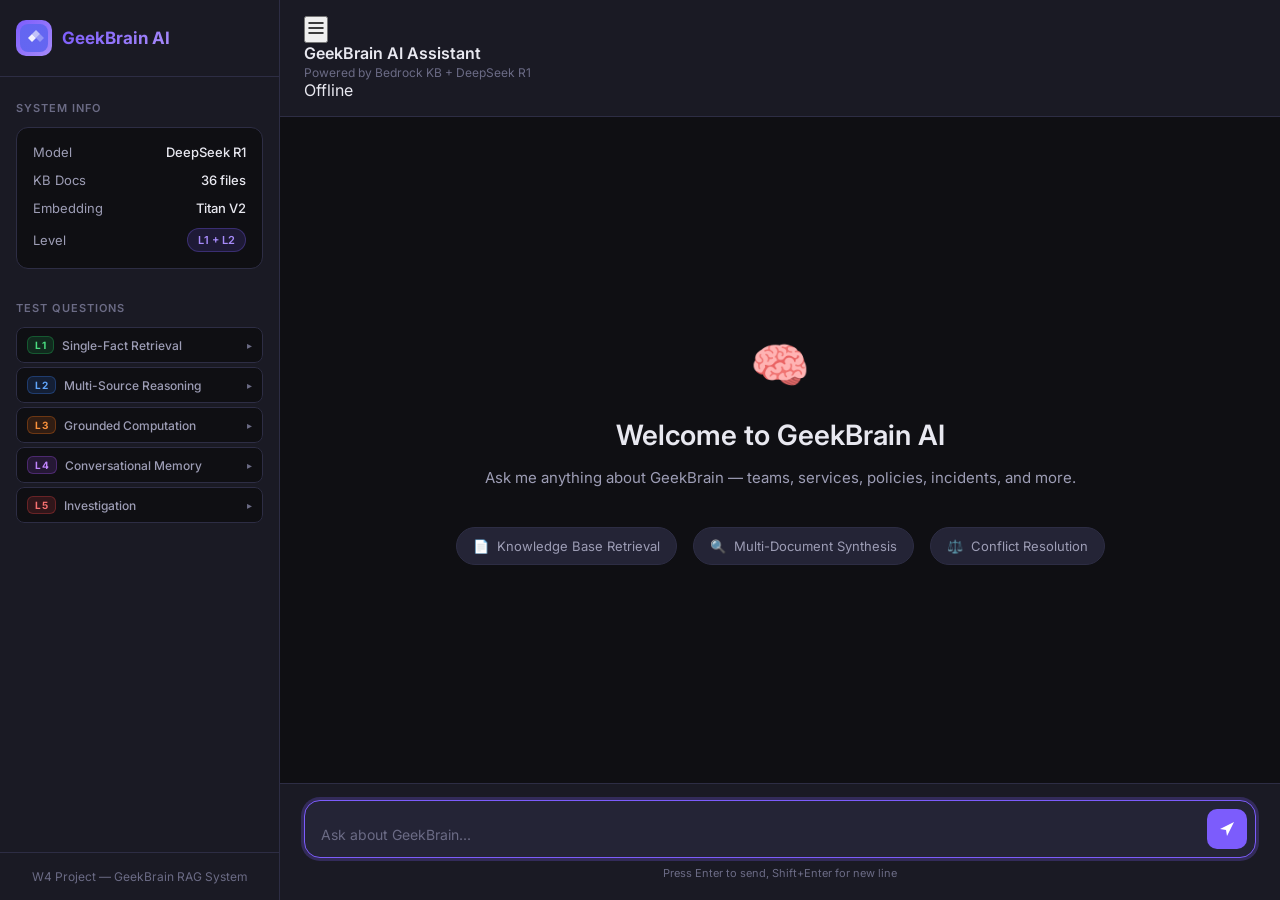
<file: frontend/index.html>
<!DOCTYPE html>
<html lang="en">
<head>
    <meta charset="UTF-8">
    <meta name="viewport" content="width=device-width, initial-scale=1.0">
    <title>GeekBrain AI Assistant</title>
    <meta name="description" content="GeekBrain AI-powered assistant for company knowledge queries">
    <link rel="preconnect" href="https://fonts.googleapis.com">
    <link rel="preconnect" href="https://fonts.gstatic.com" crossorigin>
    <link href="https://fonts.googleapis.com/css2?family=Inter:wght@300;400;500;600;700&display=swap" rel="stylesheet">
    <link rel="stylesheet" href="style.css">
<script>window.GEEKBRAIN_API_URL='https://5eqgkyv8n8.execute-api.us-east-1.amazonaws.com/prod';</script></head>
<body>
    <div class="app">
        <!-- Sidebar -->
        <aside class="sidebar" id="sidebar">
            <div class="sidebar-header">
                <div class="logo">
                    <div class="logo-icon">
                        <svg width="28" height="28" viewBox="0 0 28 28" fill="none">
                            <rect width="28" height="28" rx="8" fill="url(#logo-grad)"/>
                            <path d="M8 14L12 10L16 14L12 18Z" fill="white" opacity="0.9"/>
                            <path d="M12 10L16 6L20 10L16 14Z" fill="white" opacity="0.6"/>
                            <path d="M16 14L20 10L24 14L20 18Z" fill="white" opacity="0.3"/>
                            <defs><linearGradient id="logo-grad" x1="0" y1="0" x2="28" y2="28"><stop stop-color="#6366f1"/><stop offset="1" stop-color="#8b5cf6"/></linearGradient></defs>
                        </svg>
                    </div>
                    <span class="logo-text">GeekBrain AI</span>
                </div>
            </div>
            <div class="sidebar-content">
                <div class="info-section">
                    <h3 class="info-title">System Info</h3>
                    <div class="info-card">
                        <div class="info-row"><span class="info-label">Model</span><span class="info-value">DeepSeek R1</span></div>
                        <div class="info-row"><span class="info-label">KB Docs</span><span class="info-value">36 files</span></div>
                        <div class="info-row"><span class="info-label">Embedding</span><span class="info-value">Titan V2</span></div>
                        <div class="info-row"><span class="info-label">Level</span><span class="info-value" id="level-badge">L1 + L2</span></div>
                    </div>
                </div>
                <div class="info-section">
                    <h3 class="info-title">Test Questions</h3>
                    <div class="question-levels" id="question-levels">
                        <!-- L1 -->
                        <div class="level-group" data-level="1">
                            <button class="level-header" data-level="1">
                                <span class="level-badge l1">L1</span>
                                <span class="level-name">Single-Fact Retrieval</span>
                                <span class="level-chevron">▸</span>
                            </button>
                            <div class="level-questions" id="level-1-questions"></div>
                        </div>
                        <!-- L2 -->
                        <div class="level-group" data-level="2">
                            <button class="level-header" data-level="2">
                                <span class="level-badge l2">L2</span>
                                <span class="level-name">Multi-Source Reasoning</span>
                                <span class="level-chevron">▸</span>
                            </button>
                            <div class="level-questions" id="level-2-questions"></div>
                        </div>
                        <!-- L3 -->
                        <div class="level-group" data-level="3">
                            <button class="level-header" data-level="3">
                                <span class="level-badge l3">L3</span>
                                <span class="level-name">Grounded Computation</span>
                                <span class="level-chevron">▸</span>
                            </button>
                            <div class="level-questions" id="level-3-questions"></div>
                        </div>
                        <!-- L4 -->
                        <div class="level-group" data-level="4">
                            <button class="level-header" data-level="4">
                                <span class="level-badge l4">L4</span>
                                <span class="level-name">Conversational Memory</span>
                                <span class="level-chevron">▸</span>
                            </button>
                            <div class="level-questions" id="level-4-questions"></div>
                        </div>
                        <!-- L5 -->
                        <div class="level-group" data-level="5">
                            <button class="level-header" data-level="5">
                                <span class="level-badge l5">L5</span>
                                <span class="level-name">Investigation</span>
                                <span class="level-chevron">▸</span>
                            </button>
                            <div class="level-questions" id="level-5-questions"></div>
                        </div>
                    </div>
                </div>
            </div>
            <div class="sidebar-footer">
                <p class="footer-text">W4 Project — GeekBrain RAG System</p>
            </div>
        </aside>

        <!-- Main Chat Area -->
        <main class="chat-main">
            <header class="chat-header">
                <button class="menu-toggle" id="menu-toggle" aria-label="Toggle sidebar">
                    <svg width="20" height="20" viewBox="0 0 20 20" fill="currentColor"><path d="M3 5h14M3 10h14M3 15h14" stroke="currentColor" stroke-width="1.5" stroke-linecap="round"/></svg>
                </button>
                <div class="header-info">
                    <h1 class="header-title">GeekBrain AI Assistant</h1>
                    <p class="header-subtitle">Powered by Bedrock KB + DeepSeek R1</p>
                </div>
                <div class="header-status">
                    <span class="status-dot" id="status-dot"></span>
                    <span class="status-text" id="status-text">Ready</span>
                </div>
            </header>

            <div class="chat-messages" id="chat-messages">
                <div class="welcome-message">
                    <div class="welcome-icon">🧠</div>
                    <h2>Welcome to GeekBrain AI</h2>
                    <p>Ask me anything about GeekBrain — teams, services, policies, incidents, and more.</p>
                    <div class="welcome-capabilities">
                        <div class="capability">
                            <span class="capability-icon">📄</span>
                            <span>Knowledge Base Retrieval</span>
                        </div>
                        <div class="capability">
                            <span class="capability-icon">🔍</span>
                            <span>Multi-Document Synthesis</span>
                        </div>
                        <div class="capability">
                            <span class="capability-icon">⚖️</span>
                            <span>Conflict Resolution</span>
                        </div>
                    </div>
                </div>
            </div>

            <div class="input-area">
                <form class="chat-form" id="chat-form">
                    <div class="input-container">
                        <textarea
                            id="chat-input"
                            class="chat-input"
                            placeholder="Ask about GeekBrain..."
                            rows="1"
                            maxlength="2000"
                            aria-label="Chat input"
                        ></textarea>
                        <button type="submit" class="send-btn" id="send-btn" aria-label="Send message">
                            <svg width="20" height="20" viewBox="0 0 20 20" fill="none">
                                <path d="M3 10L17 3L10 17L9 11L3 10Z" fill="currentColor"/>
                            </svg>
                        </button>
                    </div>
                    <p class="input-hint">Press Enter to send, Shift+Enter for new line</p>
                </form>
            </div>
        </main>
    </div>
    <script src="app.js"></script>
</body>
</html>
</file>
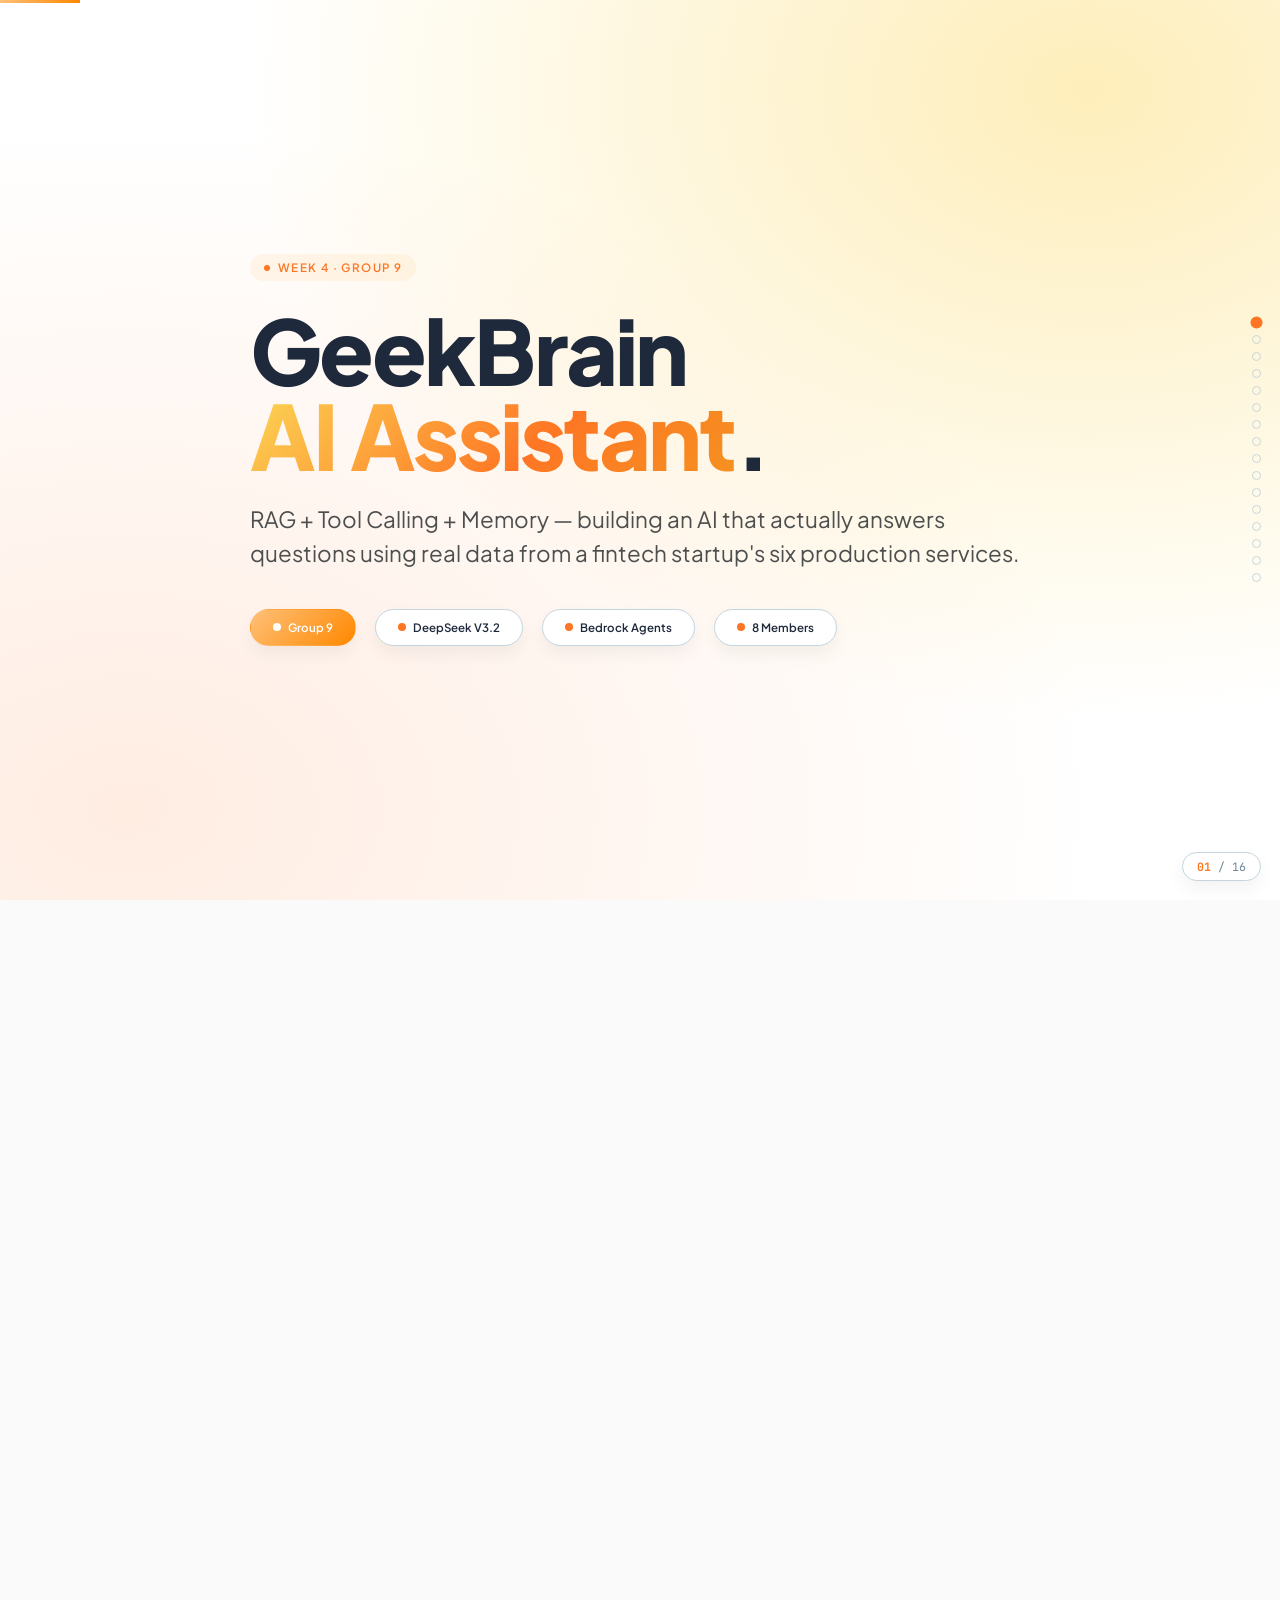
<file: slides/W4_presentation.html>
<!DOCTYPE html>
<html lang="en">
<head>
<meta charset="UTF-8" />
<meta name="viewport" content="width=device-width, initial-scale=1.0" />
<title>GeekBrain AI Assistant — Group 9 W4</title>

<link rel="preconnect" href="https://fonts.googleapis.com">
<link rel="preconnect" href="https://fonts.gstatic.com" crossorigin>
<link href="https://fonts.googleapis.com/css2?family=Plus+Jakarta+Sans:ital,wght@0,400;0,500;0,600;0,700;0,800;1,500&family=JetBrains+Mono:wght@400;500;700&display=swap" rel="stylesheet">

<style>
:root {
    --brand-orange: #fe7624;
    --brand-orange-light: #f59120;
    --brand-amber: #fbae42;
    --brand-amber-mid: #fdc57a;
    --brand-yellow: #fcd554;
    --brand-navy: #1e293b;
    --brand-navy-mid: #24338a;
    --brand-blue: #007bc1;
    --brand-cyan: #00b3d9;
    --brand-green: #00ac4e;
    --brand-purple: #85439a;

    --text-primary: #1a1a1a;
    --text-secondary: #4d4e4e;
    --text-muted: #698695;
    --border: #c4d5dd;
    --border-light: #ebebeb;

    --surface-white: #ffffff;
    --surface-100: #fafafa;
    --surface-card: #f9fafb;
    --surface-warm: #f0eeed;
    --surface-blue: #e3f0f7;
    --surface-tint: #fff7ec;

    --font-sans: 'Plus Jakarta Sans', -apple-system, sans-serif;
    --font-mono: 'JetBrains Mono', ui-monospace, monospace;

    --title-size: clamp(2rem, 5.5vw, 4.25rem);
    --h2-size: clamp(1.5rem, 3.5vw, 2.5rem);
    --h3-size: clamp(1.1rem, 2.2vw, 1.6rem);
    --body-size: clamp(0.8rem, 1.15vw, 1.05rem);
    --small-size: clamp(0.7rem, 0.9vw, 0.85rem);
    --mono-size: clamp(0.65rem, 0.9vw, 0.85rem);

    --slide-padding: clamp(1.5rem, 4vw, 4rem);
    --content-gap: clamp(0.75rem, 1.8vw, 1.8rem);
    --element-gap: clamp(0.4rem, 1vw, 1rem);

    --radius-sm: 10px;
    --radius-md: 16px;
    --radius-lg: 20px;
    --radius-xl: 32px;
    --radius-pill: 80px;

    --shadow-card: 0 8px 17px rgba(29, 29, 29, 0.05);
    --shadow-lg: 0 20px 40px rgba(30, 41, 59, 0.12);

    --gradient-cta: linear-gradient(135deg, #ffc078 0%, #ff8800 100%);
    --gradient-warm: linear-gradient(135deg, #fcd554 0%, #fe7624 60%, #f59120 100%);
    --gradient-cool: linear-gradient(135deg, #007bc1 0%, #24338a 100%);

    --ease-out-expo: cubic-bezier(0.16, 1, 0.3, 1);
    --duration-normal: 0.65s;
}

*, *::before, *::after { margin: 0; padding: 0; box-sizing: border-box; }

html, body {
    height: 100%;
    overflow-x: hidden;
    font-family: var(--font-sans);
    color: var(--text-primary);
    background: var(--surface-100);
    -webkit-font-smoothing: antialiased;
}

html {
    scroll-snap-type: y mandatory;
    scroll-behavior: smooth;
}

.slide {
    width: 100vw;
    height: 100vh;
    height: 100dvh;
    overflow: hidden;
    scroll-snap-align: start;
    display: flex;
    flex-direction: column;
    position: relative;
    padding: var(--slide-padding);
    background: var(--surface-white);
}

.slide-content {
    flex: 1;
    display: flex;
    flex-direction: column;
    justify-content: center;
    max-height: 100%;
    overflow: hidden;
    gap: var(--content-gap);
    max-width: 1440px;
    width: 100%;
    margin: 0 auto;
}

h1, h2, h3, h4 {
    font-family: var(--font-sans);
    font-weight: 800;
    line-height: 1.1;
    letter-spacing: -0.01em;
    color: var(--brand-navy);
}
h2 { font-size: var(--h2-size); font-weight: 700; }
h3 { font-size: var(--h3-size); font-weight: 700; }
p { font-size: var(--body-size); line-height: 1.55; color: var(--text-secondary); }

.mono { font-family: var(--font-mono); font-size: var(--mono-size); }
.accent-orange { color: var(--brand-orange); }
.accent-blue { color: var(--brand-blue); }

.eyebrow {
    display: inline-flex;
    align-items: center;
    gap: 8px;
    font-size: var(--small-size);
    font-weight: 600;
    letter-spacing: 0.12em;
    text-transform: uppercase;
    color: var(--brand-orange);
    padding: 6px 14px;
    background: #ffd6a233;
    border-radius: var(--radius-pill);
    align-self: flex-start;
}
.eyebrow .dot { width: 6px; height: 6px; border-radius: 50%; background: var(--brand-orange); }

.badge {
    display: inline-block;
    padding: 4px 12px;
    font-size: var(--small-size);
    font-weight: 600;
    border-radius: var(--radius-pill);
    background: var(--surface-blue);
    color: var(--brand-blue);
    letter-spacing: 0.04em;
}
.badge-amber { background: #ffd6a233; color: var(--brand-orange); }
.badge-green { background: #92c83e22; color: #00ac4e; }
.badge-purple { background: #85439a22; color: #85439a; }
.badge-cyan { background: #00b3d922; color: #007a99; }

.grid { display: grid; gap: clamp(0.75rem, 1.2vw, 1.25rem); }
.grid-2 { grid-template-columns: repeat(2, minmax(0, 1fr)); }
.grid-3 { grid-template-columns: repeat(3, minmax(0, 1fr)); }
.grid-4 { grid-template-columns: repeat(4, minmax(0, 1fr)); }

.card {
    background: var(--surface-card);
    border: 1px solid var(--border);
    border-radius: var(--radius-md);
    padding: clamp(0.85rem, 1.4vw, 1.4rem);
    box-shadow: var(--shadow-card);
    display: flex;
    flex-direction: column;
    gap: clamp(0.3rem, 0.8vw, 0.7rem);
    min-width: 0;
}
.card .card-title { font-weight: 700; font-size: var(--body-size); color: var(--brand-navy); }
.card .card-body { font-size: var(--small-size); color: var(--text-secondary); line-height: 1.5; }
.card-accent { border: 1px solid var(--brand-orange-light); background: linear-gradient(180deg, #ffffff 0%, #fff7ec 100%); }
.card-dark { background: var(--brand-navy); border: 1px solid var(--brand-navy); color: #ffffff; }
.card-dark .card-title { color: #ffffff; }
.card-dark .card-body { color: #c4d5dd; }

.bullets {
    display: flex;
    flex-direction: column;
    gap: clamp(0.4rem, 0.9vw, 0.8rem);
    list-style: none;
}
.bullets li {
    display: flex;
    gap: 0.7rem;
    align-items: flex-start;
    font-size: var(--body-size);
    line-height: 1.5;
    color: var(--text-primary);
}
.bullets li::before {
    content: "";
    flex-shrink: 0;
    width: 8px;
    height: 8px;
    margin-top: 0.55em;
    border-radius: 2px;
    background: var(--gradient-warm);
}
.bullets li strong { color: var(--brand-navy); font-weight: 700; }

.two-col {
    display: grid;
    grid-template-columns: 1fr 1fr;
    gap: clamp(1rem, 2vw, 2rem);
    align-items: stretch;
}

/* Title slide */
.slide-title {
    background:
        radial-gradient(ellipse at 85% 10%, #fcd55466 0%, transparent 55%),
        radial-gradient(ellipse at 10% 90%, #fe762422 0%, transparent 60%),
        var(--surface-white);
    justify-content: center;
    overflow: hidden;
}
.slide-title .title-wrap {
    display: flex;
    flex-direction: column;
    gap: clamp(0.8rem, 2vw, 1.8rem);
    max-width: 1200px;
    margin: 0 auto;
    position: relative;
    z-index: 1;
}
.slide-title h1 {
    font-size: clamp(2.5rem, 7vw, 6rem);
    font-weight: 800;
    line-height: 0.95;
    letter-spacing: -0.03em;
    color: var(--brand-navy);
}
.slide-title h1 .gradient-text {
    background: var(--gradient-warm);
    -webkit-background-clip: text;
    background-clip: text;
    -webkit-text-fill-color: transparent;
    display: inline-block;
}
.slide-title .lead {
    font-size: clamp(1rem, 1.8vw, 1.4rem);
    color: var(--text-secondary);
    max-width: 780px;
    font-weight: 400;
    line-height: 1.5;
}
.slide-title .meta-row {
    display: flex;
    flex-wrap: wrap;
    gap: clamp(0.5rem, 1.5vw, 1.5rem);
    align-items: center;
    margin-top: clamp(0.5rem, 1vw, 1rem);
}
.slide-title .meta-chip {
    display: inline-flex;
    align-items: center;
    gap: 0.6em;
    padding: 10px 22px;
    border: 1px solid var(--border);
    border-radius: var(--radius-pill);
    background: var(--surface-white);
    font-weight: 600;
    font-size: var(--small-size);
    color: var(--brand-navy);
    box-shadow: var(--shadow-card);
}
.slide-title .meta-chip .dot { width: 8px; height: 8px; border-radius: 50%; background: var(--brand-orange); }
.slide-title .meta-chip.primary { background: var(--gradient-cta); color: #ffffff; border-color: transparent; }
.slide-title .meta-chip.primary .dot { background: #ffffff; }

/* Section divider */
.slide-divider {
    background: var(--brand-navy);
    color: #ffffff;
    justify-content: center;
    overflow: hidden;
}
.slide-divider::before {
    content: "";
    position: absolute;
    inset: 0;
    background:
        radial-gradient(ellipse at 80% 30%, #fe762433 0%, transparent 55%),
        radial-gradient(ellipse at 10% 80%, #00b3d922 0%, transparent 55%);
    z-index: 0;
}
.slide-divider .divider-wrap {
    position: relative;
    z-index: 1;
    max-width: 1200px;
    margin: 0 auto;
    display: flex;
    flex-direction: column;
    gap: 1.2rem;
}
.slide-divider .section-num {
    font-size: clamp(6rem, 18vw, 14rem);
    font-weight: 800;
    line-height: 0.85;
    color: transparent;
    -webkit-text-stroke: 2px #fe7624;
    letter-spacing: -0.05em;
    font-family: var(--font-sans);
}
.slide-divider h2 { font-size: clamp(2.25rem, 5.5vw, 4rem); color: #ffffff; font-weight: 800; line-height: 1; letter-spacing: -0.02em; max-width: 1000px; }
.slide-divider h2 .accent { color: var(--brand-amber); }
.slide-divider .divider-sub { font-size: clamp(0.95rem, 1.5vw, 1.2rem); color: #c4d5dd; max-width: 700px; margin-top: 0.5rem; line-height: 1.5; }
.slide-divider .divider-label {
    display: inline-flex;
    align-items: center;
    gap: 10px;
    font-size: var(--small-size);
    font-weight: 700;
    letter-spacing: 0.2em;
    text-transform: uppercase;
    color: var(--brand-amber);
}
.slide-divider .divider-label::before { content: ""; width: 32px; height: 2px; background: var(--brand-amber); }

/* Content slides */
.slide-content-body {
    display: flex;
    flex-direction: column;
    gap: clamp(0.8rem, 1.5vw, 1.5rem);
}
.slide-header { display: flex; flex-direction: column; gap: 0.55rem; }
.slide-header h2 { font-size: var(--h2-size); color: var(--brand-navy); line-height: 1.1; }
.slide-header .lead { font-size: var(--body-size); color: var(--text-secondary); max-width: 900px; line-height: 1.5; }

.slide-footer {
    position: absolute;
    bottom: calc(var(--slide-padding) * 0.5);
    left: var(--slide-padding);
    right: var(--slide-padding);
    display: flex;
    justify-content: space-between;
    align-items: center;
    font-size: var(--small-size);
    color: var(--text-muted);
    pointer-events: none;
    z-index: 2;
}
.slide-footer .section-tag { font-weight: 600; letter-spacing: 0.1em; text-transform: uppercase; color: var(--brand-navy); }
.slide-footer .trainer-tag { color: var(--brand-orange); font-weight: 600; }

/* Diagram image */
.diagram-img {
    width: 100%;
    max-height: 72vh;
    object-fit: contain;
    border-radius: var(--radius-md);
    box-shadow: var(--shadow-lg);
}
.screenshot-img {
    max-height: 62vh;
    object-fit: contain;
    border-radius: var(--radius-md);
    box-shadow: var(--shadow-card);
    border: 1px solid var(--border-light);
}
.two-screenshots {
    display: grid;
    grid-template-columns: 1fr 1fr;
    gap: 1rem;
    align-items: start;
}
.two-screenshots img {
    width: 100%;
    max-height: 58vh;
    object-fit: contain;
    border-radius: var(--radius-md);
    box-shadow: var(--shadow-card);
    border: 1px solid var(--border-light);
}

/* Closing slide */
.slide-closing {
    background:
        radial-gradient(ellipse at 70% 80%, #fe762422 0%, transparent 55%),
        radial-gradient(ellipse at 20% 20%, #fcd55433 0%, transparent 55%),
        var(--surface-white);
    justify-content: center;
    text-align: center;
}
.slide-closing .closing-wrap {
    max-width: 1100px;
    margin: 0 auto;
    display: flex;
    flex-direction: column;
    gap: clamp(0.8rem, 1.8vw, 1.8rem);
    align-items: center;
}
.slide-closing h1 { font-size: clamp(2rem, 5.5vw, 4.5rem); color: var(--brand-navy); font-weight: 800; line-height: 1; letter-spacing: -0.02em; }
.slide-closing h1 .gradient-text { background: var(--gradient-warm); -webkit-background-clip: text; background-clip: text; -webkit-text-fill-color: transparent; }

/* Animations */
.reveal {
    opacity: 0;
    transform: translateY(24px);
    transition: opacity var(--duration-normal) var(--ease-out-expo), transform var(--duration-normal) var(--ease-out-expo);
}
.slide.visible .reveal { opacity: 1; transform: translateY(0); }
.slide.visible .reveal:nth-child(1) { transition-delay: 0.08s; }
.slide.visible .reveal:nth-child(2) { transition-delay: 0.16s; }
.slide.visible .reveal:nth-child(3) { transition-delay: 0.24s; }
.slide.visible .reveal:nth-child(4) { transition-delay: 0.32s; }
.slide.visible .reveal:nth-child(5) { transition-delay: 0.40s; }

.stagger > * {
    opacity: 0;
    transform: translateY(18px);
    transition: opacity 0.55s var(--ease-out-expo), transform 0.55s var(--ease-out-expo);
}
.slide.visible .stagger > *:nth-child(1) { transition-delay: 0.15s; }
.slide.visible .stagger > *:nth-child(2) { transition-delay: 0.22s; }
.slide.visible .stagger > *:nth-child(3) { transition-delay: 0.29s; }
.slide.visible .stagger > *:nth-child(4) { transition-delay: 0.36s; }
.slide.visible .stagger > *:nth-child(5) { transition-delay: 0.43s; }
.slide.visible .stagger > *:nth-child(6) { transition-delay: 0.50s; }
.slide.visible .stagger > * { opacity: 1; transform: translateY(0); }

/* Navigation */
.progress-bar { position: fixed; top: 0; left: 0; height: 3px; background: var(--gradient-cta); width: 0%; z-index: 1000; transition: width 0.3s ease; }
.nav-dots { position: fixed; right: clamp(0.75rem, 1.5vw, 1.5rem); top: 50%; transform: translateY(-50%); display: flex; flex-direction: column; gap: 8px; z-index: 999; }
.nav-dots button { width: 9px; height: 9px; border-radius: 50%; border: 1.5px solid var(--border); background: transparent; padding: 0; cursor: pointer; transition: all 0.25s ease; }
.nav-dots button.active { background: var(--brand-orange); border-color: var(--brand-orange); transform: scale(1.35); }
.nav-dots button:hover { border-color: var(--brand-orange); }

.slide-counter { position: fixed; bottom: clamp(0.75rem, 1.5vw, 1.5rem); right: clamp(0.75rem, 1.5vw, 1.5rem); font-family: var(--font-mono); font-size: var(--small-size); color: var(--text-muted); background: var(--surface-white); padding: 6px 14px; border-radius: var(--radius-pill); border: 1px solid var(--border); box-shadow: var(--shadow-card); z-index: 999; }
.slide-counter strong { color: var(--brand-orange); font-weight: 700; }

/* Responsive */
@media (max-height: 700px) { :root { --slide-padding: clamp(1rem, 3vw, 2.5rem); --content-gap: clamp(0.5rem, 1.2vw, 1.2rem); } }
@media (max-height: 600px) { :root { --slide-padding: clamp(0.75rem, 2.5vw, 1.75rem); --content-gap: clamp(0.4rem, 1vw, 0.9rem); --body-size: clamp(0.7rem, 1.1vw, 0.95rem); } .nav-dots, .slide-counter { display: none; } }
@media (max-width: 767px) { .grid-2, .grid-3, .grid-4 { grid-template-columns: 1fr; } .two-col, .two-screenshots { grid-template-columns: 1fr; } }
@media (prefers-reduced-motion: reduce) { *, *::before, *::after { animation-duration: 0.01ms !important; transition-duration: 0.2s !important; } html { scroll-behavior: auto; } }
</style>
</head>
<body>

<div class="progress-bar" id="progress"></div>
<nav class="nav-dots" id="navDots" aria-label="Slide navigation"></nav>
<div class="slide-counter" id="counter"><strong>01</strong> / 16</div>

<!-- ===================== SLIDE 1 — TITLE ===================== -->
<section class="slide slide-title">
    <div class="title-wrap">
        <span class="eyebrow reveal"><span class="dot"></span>Week 4 &middot; Group 9</span>
        <h1 class="reveal">
            GeekBrain<br>
            <span class="gradient-text">AI Assistant</span>.
        </h1>
        <p class="lead reveal">
            RAG + Tool Calling + Memory &mdash; building an AI that actually answers questions using real data from a fintech startup's six production services.
        </p>
        <div class="meta-row reveal">
            <span class="meta-chip primary"><span class="dot"></span>Group 9</span>
            <span class="meta-chip"><span class="dot"></span>DeepSeek V3.2</span>
            <span class="meta-chip"><span class="dot"></span>Bedrock Agents</span>
            <span class="meta-chip"><span class="dot"></span>8 Members</span>
        </div>
    </div>
</section>

<!-- ===================== SLIDE 2 — AGENDA ===================== -->
<section class="slide">
    <div class="slide-content slide-content-body">
        <div class="slide-header reveal">
            <span class="eyebrow"><span class="dot"></span>Agenda</span>
            <h2>What we'll cover.</h2>
        </div>

        <div class="grid grid-4 stagger">
            <div class="card" style="border-top: 4px solid var(--brand-orange);">
                <span class="badge badge-amber">01</span>
                <div class="card-title">Architecture</div>
                <div class="card-body">System diagram, key decisions, data flow through the pipeline.</div>
            </div>
            <div class="card" style="border-top: 4px solid var(--brand-blue);">
                <span class="badge">02</span>
                <div class="card-title">Individual Q&A</div>
                <div class="card-body">Random members explain how the system works internally.</div>
            </div>
            <div class="card" style="border-top: 4px solid var(--brand-green);">
                <span class="badge badge-green">03</span>
                <div class="card-title">Live Demo</div>
                <div class="card-body">L1 &rarr; L2 &rarr; L3 &rarr; L4 progressive demonstration.</div>
            </div>
            <div class="card" style="border-top: 4px solid var(--brand-purple);">
                <span class="badge badge-purple">04</span>
                <div class="card-title">Lessons Learned</div>
                <div class="card-body">Hardest level and what we would change.</div>
            </div>
        </div>
    </div>
    <div class="slide-footer"><span class="section-tag">Agenda</span><span class="trainer-tag">Group 9</span></div>
</section>

<!-- ===================== SLIDE 3 — DIVIDER: ARCHITECTURE ===================== -->
<section class="slide slide-divider">
    <div class="divider-wrap">
        <span class="divider-label reveal">Part 01</span>
        <div class="section-num reveal">01</div>
        <h2 class="reveal">System <span class="accent">Architecture</span>.</h2>
        <p class="divider-sub reveal">How requests flow from the user through Bedrock Agent, Knowledge Base, and Tools &mdash; all on AWS with no NAT Gateway.</p>
    </div>
</section>

<!-- ===================== SLIDE 4 — ARCHITECTURE DIAGRAM ===================== -->
<section class="slide">
    <div class="slide-content slide-content-body">
        <div class="slide-header reveal">
            <span class="eyebrow"><span class="dot"></span>01 &middot; Architecture</span>
            <h2>System Architecture.</h2>
        </div>
        <img class="diagram-img reveal" src="../docs/diagrams/w4_architecture.png" alt="System Architecture Diagram">
    </div>
    <div class="slide-footer"><span class="section-tag">Architecture</span><span class="trainer-tag">Group 9</span></div>
</section>

<!-- ===================== SLIDE 5 — KEY DECISIONS ===================== -->
<section class="slide">
    <div class="slide-content slide-content-body">
        <div class="slide-header reveal">
            <span class="eyebrow"><span class="dot"></span>01 &middot; Decisions</span>
            <h2>Key Technical Decisions.</h2>
        </div>

        <div class="grid grid-2 stagger">
            <div class="card" style="border-left: 4px solid var(--brand-green);">
                <div class="card-title">Bedrock Agents vs Custom Pipeline</div>
                <div class="card-body">Chose managed orchestration. Agent handles KB retrieval + tool routing automatically. Trade-off: less control, faster to production.</div>
            </div>
            <div class="card" style="border-left: 4px solid var(--brand-blue);">
                <div class="card-title">VPC Interface Endpoint vs NAT Gateway</div>
                <div class="card-body">VPC Endpoint for API Gateway (execute-api). Keeps traffic on AWS backbone, saves ~$32/month NAT cost, reduces latency.</div>
            </div>
            <div class="card" style="border-left: 4px solid var(--brand-cyan);">
                <div class="card-title">Lambda Chat Outside VPC</div>
                <div class="card-body">No vpc_config &mdash; calls Bedrock directly via AWS internal network. Avoids cold start ENI delays (5-10s).</div>
            </div>
            <div class="card card-accent" style="border-left: 4px solid #dc2626;">
                <div class="card-title">What Didn't Work</div>
                <div class="card-body">DeepSeek V3.2 via Terraform <code>foundation_model</code> param failed. Fix: <code>lifecycle { ignore_changes }</code> + manual console config.</div>
            </div>
        </div>
    </div>
    <div class="slide-footer"><span class="section-tag">Decisions</span><span class="trainer-tag">Group 9</span></div>
</section>

<!-- ===================== SLIDE 6 — REQUEST FLOW ===================== -->
<section class="slide">
    <div class="slide-content slide-content-body">
        <div class="slide-header reveal">
            <span class="eyebrow"><span class="dot"></span>01 &middot; Data Flow</span>
            <h2>Request Flow &amp; Orchestration Loop.</h2>
        </div>
        <img class="diagram-img reveal" src="../docs/diagrams/w4_request_flow.png" alt="Request Flow Diagram">
    </div>
    <div class="slide-footer"><span class="section-tag">Data Flow</span><span class="trainer-tag">Group 9</span></div>
</section>

<!-- ===================== SLIDE 7 — TOOL ROUTING ===================== -->
<section class="slide">
    <div class="slide-content slide-content-body">
        <div class="slide-header reveal">
            <span class="eyebrow"><span class="dot"></span>01 &middot; Tool Routing</span>
            <h2>Agent Decision Logic &mdash; KB vs Tools.</h2>
        </div>
        <img class="diagram-img reveal" src="../docs/diagrams/w4_tool_routing.png" alt="Tool Routing Diagram">
    </div>
    <div class="slide-footer"><span class="section-tag">Tool Routing</span><span class="trainer-tag">Group 9</span></div>
</section>

<!-- ===================== SLIDE 8 — DIVIDER: LIVE DEMO ===================== -->
<section class="slide slide-divider">
    <div class="divider-wrap">
        <span class="divider-label reveal">Part 03</span>
        <div class="section-num reveal">03</div>
        <h2 class="reveal">Live <span class="accent">Demo</span>.</h2>
        <p class="divider-sub reveal">L1 &rarr; L2 &rarr; L3 &rarr; L4 &mdash; progressive levels of AI capability.</p>
    </div>
</section>

<!-- ===================== SLIDE 9 — L1 ===================== -->
<section class="slide">
    <div class="slide-content slide-content-body">
        <div class="slide-header reveal">
            <span class="eyebrow"><span class="dot"></span>L1 &middot; Simple RAG</span>
            <h2>L1 &mdash; Retrieval with Source Citation.</h2>
            <p class="lead">36 markdown docs &rarr; Titan Embed v2 (1024d) &rarr; OpenSearch Serverless &rarr; top-K chunks &rarr; answer + source</p>
        </div>
        <div class="two-screenshots reveal">
            <img src="../docs/screenshots/l1_answer.png" alt="L1 Answer">
            <img src="../docs/screenshots/l1_proof.png" alt="L1 Proof">
        </div>
    </div>
    <div class="slide-footer"><span class="section-tag">L1 &mdash; RAG</span><span class="trainer-tag">Group 9</span></div>
</section>

<!-- ===================== SLIDE 10 — L2 ===================== -->
<section class="slide">
    <div class="slide-content slide-content-body">
        <div class="slide-header reveal">
            <span class="eyebrow"><span class="dot"></span>L2 &middot; Multi-Source</span>
            <h2>L2 &mdash; Conflict Resolution.</h2>
            <p class="lead">When documents conflict, agent prefers most recent version (status='current' over 'archived') and states the conflict.</p>
        </div>
        <div class="two-screenshots reveal">
            <img src="../docs/screenshots/l2_answer.png" alt="L2 Answer">
            <img src="../docs/screenshots/l2_proof.png" alt="L2 Proof">
        </div>
    </div>
    <div class="slide-footer"><span class="section-tag">L2 &mdash; Multi-Source</span><span class="trainer-tag">Group 9</span></div>
</section>

<!-- ===================== SLIDE 11 — L3 ===================== -->
<section class="slide">
    <div class="slide-content slide-content-body">
        <div class="slide-header reveal">
            <span class="eyebrow"><span class="dot"></span>L3 &middot; Tools</span>
            <h2>L3 &mdash; Tool-Augmented RAG.</h2>
            <p class="lead">6 tools: query_database, get_service_metrics, get_service_status, list_services, get_incident_history, compare_services</p>
        </div>
        <div class="two-screenshots reveal">
            <img src="../docs/screenshots/l3_answer.png" alt="L3 Answer">
            <img src="../docs/screenshots/l3_proof.png" alt="L3 Proof">
        </div>
    </div>
    <div class="slide-footer"><span class="section-tag">L3 &mdash; Tools</span><span class="trainer-tag">Group 9</span></div>
</section>

<!-- ===================== SLIDE 12 — L4 ===================== -->
<section class="slide">
    <div class="slide-content slide-content-body">
        <div class="slide-header reveal">
            <span class="eyebrow"><span class="dot"></span>L4 &middot; Memory</span>
            <h2>L4 &mdash; Multi-turn Conversation.</h2>
            <p class="lead">Bedrock Agent sessionId (TTL: 1800s). Pronouns like "its costs" and "that service" resolved across turns.</p>
        </div>
        <img class="screenshot-img reveal" src="../docs/screenshots/l4_conversation.png" alt="L4 Conversation" style="max-width: 85%; align-self: center;">
    </div>
    <div class="slide-footer"><span class="section-tag">L4 &mdash; Memory</span><span class="trainer-tag">Group 9</span></div>
</section>

<!-- ===================== SLIDE 13 — BONUS A ===================== -->
<section class="slide">
    <div class="slide-content slide-content-body">
        <div class="slide-header reveal">
            <span class="eyebrow"><span class="dot"></span>Bonus A &middot; Observability</span>
            <h2>Observability Dashboard <span class="accent-orange">(+0.5)</span></h2>
            <p class="lead">Pipeline internals visible: source tags (green), tool badges (purple), query details, full orchestration trace.</p>
        </div>
        <img class="screenshot-img reveal" src="../docs/screenshots/bonus_a.png" alt="Bonus A Dashboard" style="max-width: 90%; align-self: center;">
    </div>
    <div class="slide-footer"><span class="section-tag">Bonus A</span><span class="trainer-tag">Group 9</span></div>
</section>

<!-- ===================== SLIDE 14 — BONUS C ===================== -->
<section class="slide">
    <div class="slide-content slide-content-body">
        <div class="slide-header reveal">
            <span class="eyebrow"><span class="dot"></span>Bonus C &middot; KB Sync</span>
            <h2>Knowledge Base Auto-Sync <span class="accent-orange">(+0.5)</span></h2>
        </div>

        <div class="grid grid-3 stagger">
            <div class="card" style="border-top: 4px solid var(--brand-orange);">
                <span class="badge badge-amber">01</span>
                <div class="card-title">Detect Change</div>
                <div class="card-body">MD5 hash trigger detects when .md files are updated in S3.</div>
            </div>
            <div class="card" style="border-top: 4px solid var(--brand-blue);">
                <span class="badge">02</span>
                <div class="card-title">Start Ingestion</div>
                <div class="card-body"><code>null_resource.kb_sync</code> runs <code>aws bedrock-agent start-ingestion-job</code></div>
            </div>
            <div class="card" style="border-top: 4px solid var(--brand-green);">
                <span class="badge badge-green">03</span>
                <div class="card-title">Poll Complete</div>
                <div class="card-body">Polls until status = COMPLETE. Timeout: 10 min. Fully automated via Terraform.</div>
            </div>
        </div>

        <p class="reveal" style="margin-top: 1rem;"><strong>Evidence:</strong> <code>terraform/modules/ai_engine/main.tf</code> &mdash; <code>kb_sync</code> resource</p>
    </div>
    <div class="slide-footer"><span class="section-tag">Bonus C</span><span class="trainer-tag">Group 9</span></div>
</section>

<!-- ===================== SLIDE 15 — LESSONS ===================== -->
<section class="slide">
    <div class="slide-content slide-content-body">
        <div class="slide-header reveal">
            <span class="eyebrow"><span class="dot"></span>04 &middot; Reflection</span>
            <h2>Lessons Learned.</h2>
        </div>

        <div class="two-col stagger">
            <div class="card card-dark">
                <div class="card-title">Hardest Level: L3</div>
                <div class="card-body">
                    Tool descriptions must be <strong style="color:#fbae42;">extremely precise</strong>.<br><br>
                    "Gets data" &rarr; useless.<br>
                    "Returns CURRENT live metrics; for HISTORICAL data use query_database" &rarr; works.<br><br>
                    Iterated multiple times before agent routed correctly.
                </div>
            </div>
            <div class="card">
                <div class="card-title">What we'd do differently</div>
                <div class="card-body">
                    <ul class="bullets">
                        <li>Add query rewriting for L4 (pronouns &rarr; explicit references)</li>
                        <li>Automated testing with question JSON files</li>
                        <li>Fallback error messages when Monitoring API unreachable</li>
                    </ul>
                </div>
            </div>
        </div>
    </div>
    <div class="slide-footer"><span class="section-tag">Reflection</span><span class="trainer-tag">Group 9</span></div>
</section>

<!-- ===================== SLIDE 16 — CLOSING ===================== -->
<section class="slide slide-closing">
    <div class="closing-wrap">
        <span class="eyebrow reveal"><span class="dot"></span>Thank You</span>
        <h1 class="reveal">
            Group 9 &mdash;<br>
            <span class="gradient-text">GeekBrain AI</span>.
        </h1>
        <p class="lead reveal" style="max-width: 600px; text-align: center;">
            Evidence Pack: <code>docs/W4_evidence.md</code><br>
            Repo: <code>github.com/hoang-trong-tan/G9-W4</code>
        </p>
        <div class="meta-row reveal" style="justify-content: center;">
            <span class="meta-chip primary"><span class="dot"></span>Questions?</span>
        </div>
    </div>
</section>

<script>
class SlidePresentation {
    constructor() {
        this.slides = [...document.querySelectorAll('.slide')];
        this.currentSlide = 0;
        this.progressBar = document.getElementById('progress');
        this.navDotsContainer = document.getElementById('navDots');
        this.counter = document.getElementById('counter');

        this.setupNavDots();
        this.setupIntersectionObserver();
        this.setupKeyboardNav();
        this.setupTouchNav();
        this.setupWheelNav();

        this.slides[0].classList.add('visible');
        this.updateCounter(0);
        this.updateProgress();
    }

    setupNavDots() {
        this.navDotsContainer.innerHTML = '';
        this.slides.forEach((_, i) => {
            const btn = document.createElement('button');
            btn.setAttribute('aria-label', `Go to slide ${i + 1}`);
            btn.addEventListener('click', () => this.goTo(i));
            this.navDotsContainer.appendChild(btn);
        });
        this.updateActiveDot(0);
    }

    setupIntersectionObserver() {
        const obs = new IntersectionObserver((entries) => {
            entries.forEach((e) => {
                if (e.isIntersecting) {
                    e.target.classList.add('visible');
                    const idx = this.slides.indexOf(e.target);
                    if (idx >= 0) {
                        this.currentSlide = idx;
                        this.updateCounter(idx);
                        this.updateProgress();
                        this.updateActiveDot(idx);
                    }
                }
            });
        }, { threshold: 0.5 });
        this.slides.forEach((s) => obs.observe(s));
    }

    setupKeyboardNav() {
        document.addEventListener('keydown', (e) => {
            switch (e.key) {
                case 'ArrowDown': case 'ArrowRight': case 'PageDown': case ' ':
                    e.preventDefault(); this.next(); break;
                case 'ArrowUp': case 'ArrowLeft': case 'PageUp':
                    e.preventDefault(); this.prev(); break;
                case 'Home': e.preventDefault(); this.goTo(0); break;
                case 'End': e.preventDefault(); this.goTo(this.slides.length - 1); break;
            }
        });
    }

    setupTouchNav() {
        let startY = 0;
        document.addEventListener('touchstart', (e) => { startY = e.touches[0].clientY; }, { passive: true });
        document.addEventListener('touchend', (e) => {
            const delta = startY - e.changedTouches[0].clientY;
            if (Math.abs(delta) > 60) { if (delta > 0) this.next(); else this.prev(); }
        }, { passive: true });
    }

    setupWheelNav() {
        let busy = false;
        document.addEventListener('wheel', (e) => {
            if (busy) return;
            if (Math.abs(e.deltaY) < 30) return;
            busy = true;
            setTimeout(() => { busy = false; }, 600);
            if (e.deltaY > 0) this.next(); else this.prev();
        }, { passive: true });
    }

    next() { this.goTo(Math.min(this.currentSlide + 1, this.slides.length - 1)); }
    prev() { this.goTo(Math.max(this.currentSlide - 1, 0)); }
    goTo(idx) { this.slides[idx].scrollIntoView({ behavior: 'smooth', block: 'start' }); }

    updateActiveDot(idx) {
        const dots = this.navDotsContainer.querySelectorAll('button');
        dots.forEach((d, i) => d.classList.toggle('active', i === idx));
    }

    updateCounter(idx) {
        const total = String(this.slides.length).padStart(2, '0');
        const current = String(idx + 1).padStart(2, '0');
        this.counter.innerHTML = `<strong>${current}</strong> / ${total}`;
    }

    updateProgress() {
        const pct = ((this.currentSlide + 1) / this.slides.length) * 100;
        this.progressBar.style.width = pct + '%';
    }
}

document.addEventListener('DOMContentLoaded', () => { new SlidePresentation(); });
</script>
</body>
</html>
</file>
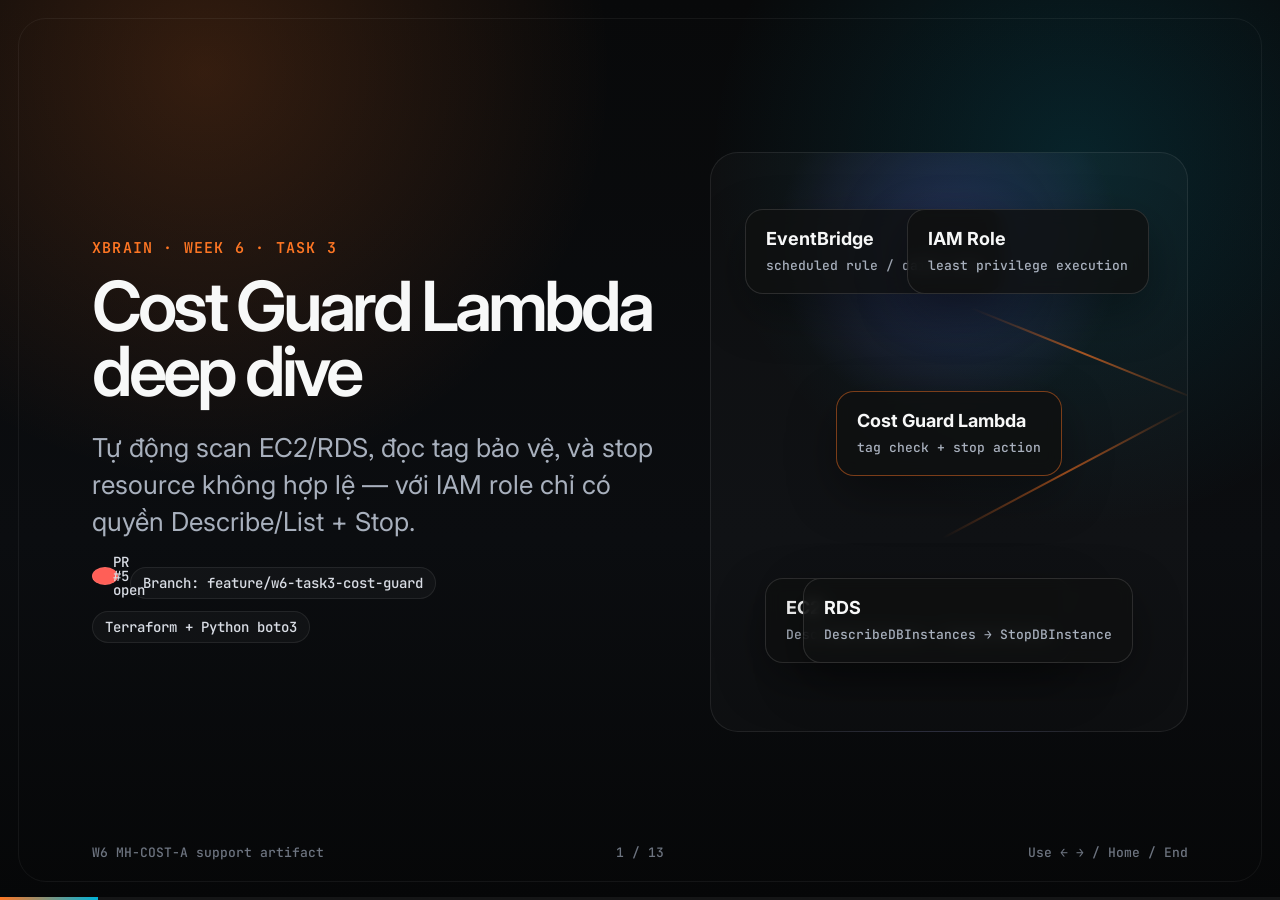
<file: W6/cost-guard/task3-cost-guard-deep-dive.html>
<!DOCTYPE html>
<html lang="vi">
<head>
  <meta charset="UTF-8" />
  <meta name="viewport" content="width=device-width, initial-scale=1.0" />
  <title>W6 Task 3 — Cost Guard Lambda Deep Dive</title>
  <link href="https://fonts.googleapis.com/css2?family=Inter:wght@300;400;500;600;700&family=JetBrains+Mono:wght@400;500;600&display=swap" rel="stylesheet">
  <style>
    :root {
      --bg: #08090a;
      --panel: #0f1011;
      --surface: #17191d;
      --surface-2: #1f2228;
      --text: #f7f8f8;
      --muted: #a8b0bd;
      --dim: #6d7480;
      --line: rgba(255,255,255,.08);
      --line-strong: rgba(255,255,255,.16);
      --accent: #fe7624;
      --accent-2: #00b3d9;
      --amber: #fbae42;
      --violet: #7170ff;
      --green: #22c55e;
      --red: #ef4444;
      --navy: #1e293b;
      --mono: 'JetBrains Mono', ui-monospace, SFMono-Regular, Menlo, Monaco, Consolas, monospace;
      --sans: 'Inter', system-ui, -apple-system, Segoe UI, Roboto, sans-serif;
    }

    * { box-sizing: border-box; }
    html, body { margin: 0; width: 100%; height: 100%; background: var(--bg); color: var(--text); font-family: var(--sans); overflow: hidden; }
    body { font-feature-settings: "cv01", "ss03"; }

    .deck {
      width: 100vw;
      height: 100vh;
      position: relative;
      background:
        radial-gradient(circle at 16% 8%, rgba(254,118,36,.18), transparent 30%),
        radial-gradient(circle at 84% 18%, rgba(0,179,217,.15), transparent 28%),
        linear-gradient(180deg, #08090a 0%, #0b0d10 60%, #060708 100%);
    }

    .slide {
      position: absolute;
      inset: 0;
      width: 100%;
      height: 100%;
      padding: 72px 92px 88px;
      display: none;
      overflow: hidden;
    }
    .slide.active { display: flex; flex-direction: column; }

    .slide::before {
      content: "";
      position: absolute;
      inset: 18px;
      border: 1px solid rgba(255,255,255,.055);
      border-radius: 28px;
      pointer-events: none;
    }

    .eyebrow { font: 600 15px/1 var(--mono); color: var(--accent); letter-spacing: .08em; text-transform: uppercase; margin-bottom: 18px; }
    h1, h2, h3, p { margin: 0; }
    h1 { font-size: clamp(54px, 5.4vw, 92px); line-height: .94; letter-spacing: -0.06em; font-weight: 600; max-width: 1180px; }
    h2 { font-size: clamp(38px, 4vw, 68px); line-height: .98; letter-spacing: -0.05em; font-weight: 600; max-width: 1180px; }
    h3 { font-size: 28px; line-height: 1.15; letter-spacing: -0.03em; font-weight: 600; }
    .lead { color: var(--muted); font-size: 26px; line-height: 1.42; max-width: 980px; margin-top: 26px; }
    .small { color: var(--muted); font-size: 18px; line-height: 1.5; }
    .muted { color: var(--muted); }
    .dim { color: var(--dim); }
    .accent { color: var(--accent); }
    .cyan { color: var(--accent-2); }
    .amber { color: var(--amber); }
    .green { color: var(--green); }
    .red { color: var(--red); }
    .mono { font-family: var(--mono); }

    .header { position: relative; z-index: 2; display: flex; align-items: center; justify-content: space-between; gap: 32px; margin-bottom: 42px; }
    .title-area { position: relative; z-index: 2; }
    .body { position: relative; z-index: 2; flex: 1; display: flex; flex-direction: column; justify-content: center; min-height: 0; }
    .footer { position: absolute; left: 92px; right: 92px; bottom: 34px; height: 28px; display: flex; align-items: center; justify-content: space-between; color: var(--dim); font: 500 13px/1 var(--mono); z-index: 5; }
    .progress { position: absolute; left: 0; bottom: 0; height: 3px; width: 100%; background: rgba(255,255,255,.06); z-index: 6; }
    .progress span { display: block; height: 100%; width: 0; background: linear-gradient(90deg, var(--accent), var(--accent-2)); transition: width .22s ease; }

    .pill { display: inline-flex; align-items: center; gap: 8px; padding: 8px 12px; border: 1px solid var(--line); border-radius: 999px; background: rgba(255,255,255,.03); color: #d9dde5; font: 500 14px/1 var(--mono); }
    .pill.dot::before { content: ""; width: 8px; height: 8px; border-radius: 50%; background: var(--green); box-shadow: 0 0 18px rgba(34,197,94,.55); }

    .grid { display: grid; gap: 22px; }
    .grid.cols-2 { grid-template-columns: repeat(2, minmax(0, 1fr)); }
    .grid.cols-3 { grid-template-columns: repeat(3, minmax(0, 1fr)); }
    .grid.cols-4 { grid-template-columns: repeat(4, minmax(0, 1fr)); }

    .card { background: linear-gradient(180deg, rgba(255,255,255,.055), rgba(255,255,255,.025)); border: 1px solid var(--line); border-radius: 22px; padding: 26px; box-shadow: inset 0 1px 0 rgba(255,255,255,.06), 0 20px 60px rgba(0,0,0,.2); }
    .card.strong { border-color: rgba(254,118,36,.34); background: linear-gradient(180deg, rgba(254,118,36,.14), rgba(255,255,255,.025)); }
    .card.cyan-card { border-color: rgba(0,179,217,.34); background: linear-gradient(180deg, rgba(0,179,217,.12), rgba(255,255,255,.025)); }
    .card.green-card { border-color: rgba(34,197,94,.34); background: linear-gradient(180deg, rgba(34,197,94,.12), rgba(255,255,255,.025)); }
    .card h3 { margin-bottom: 14px; }
    .card p, .card li { color: var(--muted); font-size: 20px; line-height: 1.45; }
    ul { margin: 16px 0 0; padding-left: 22px; }
    li + li { margin-top: 10px; }

    .hero-layout { display: grid; grid-template-columns: 1.08fr .92fr; gap: 56px; align-items: center; flex: 1; }
    .architecture { position: relative; min-height: 580px; border-radius: 28px; border: 1px solid var(--line); background: radial-gradient(circle at 50% 16%, rgba(113,112,255,.24), transparent 32%), rgba(255,255,255,.025); padding: 34px; overflow: hidden; }
    .node { position: absolute; min-width: 220px; padding: 18px 20px; border: 1px solid rgba(255,255,255,.12); border-radius: 18px; background: rgba(15,16,17,.82); box-shadow: 0 18px 48px rgba(0,0,0,.34); backdrop-filter: blur(8px); }
    .node b { display: block; font-size: 18px; margin-bottom: 8px; }
    .node span { display: block; color: var(--muted); font: 500 13px/1.35 var(--mono); }
    .n1 { left: 34px; top: 56px; } .n2 { right: 38px; top: 56px; } .n3 { left: 50%; transform: translateX(-50%); top: 238px; border-color: rgba(254,118,36,.45); } .n4 { left: 54px; bottom: 68px; } .n5 { right: 54px; bottom: 68px; }
    .line { position: absolute; height: 2px; background: linear-gradient(90deg, transparent, rgba(254,118,36,.8), transparent); transform-origin: left center; opacity: .8; }
    .l1 { left: 260px; top: 154px; width: 246px; transform: rotate(22deg); } .l2 { right: 260px; top: 154px; width: 246px; transform: rotate(158deg); } .l3 { left: 232px; bottom: 192px; width: 275px; transform: rotate(-28deg); } .l4 { right: 232px; bottom: 192px; width: 275px; transform: rotate(208deg); }

    .code { border: 1px solid var(--line); background: #0b0c0e; border-radius: 20px; overflow: hidden; box-shadow: 0 24px 70px rgba(0,0,0,.35); }
    .code .bar { display: flex; gap: 7px; align-items: center; padding: 13px 16px; background: rgba(255,255,255,.04); border-bottom: 1px solid var(--line); color: var(--dim); font: 500 13px/1 var(--mono); }
    .dot { width: 10px; height: 10px; border-radius: 50%; background: #ff5f57; } .dot:nth-child(2) { background: #ffbd2e; } .dot:nth-child(3) { background: #28c840; margin-right: 12px; }
    pre { margin: 0; padding: 22px 24px; color: #d7dae0; font: 500 17px/1.55 var(--mono); white-space: pre-wrap; }
    .kw { color: #c792ea; } .fn { color: #82aaff; } .st { color: #c3e88d; } .cm { color: #697386; } .op { color: #89ddff; } .num { color: #f78c6c; }

    .flow { display: grid; grid-template-columns: repeat(5, 1fr); gap: 14px; align-items: stretch; }
    .step { position: relative; border: 1px solid var(--line); border-radius: 18px; padding: 20px 18px 18px; background: rgba(255,255,255,.035); min-height: 155px; }
    .step:not(:last-child)::after { content: "→"; position: absolute; right: -20px; top: 50%; transform: translateY(-50%); color: var(--accent); font-size: 26px; z-index: 3; }
    .step .num { font: 600 13px/1 var(--mono); color: var(--accent); margin-bottom: 16px; }
    .step b { display: block; font-size: 20px; margin-bottom: 8px; }
    .step span { color: var(--muted); font-size: 15px; line-height: 1.4; }

    .matrix { width: 100%; border-collapse: collapse; border: 1px solid var(--line); border-radius: 20px; overflow: hidden; font-size: 20px; }
    .matrix th, .matrix td { padding: 20px 22px; text-align: left; border-bottom: 1px solid var(--line); }
    .matrix th { color: var(--text); background: rgba(255,255,255,.055); font-weight: 600; }
    .matrix td { color: var(--muted); }
    .matrix tr:last-child td { border-bottom: 0; }
    .matrix .allow { color: var(--green); font-weight: 600; } .matrix .stop { color: var(--red); font-weight: 600; }

    .split { display: grid; grid-template-columns: .94fr 1.06fr; gap: 34px; align-items: center; }
    .big-number { font: 600 92px/.85 var(--mono); letter-spacing: -0.08em; color: var(--accent); }
    .quote { font-size: 34px; line-height: 1.22; letter-spacing: -0.04em; color: var(--text); }
    .badge-row { display: flex; flex-wrap: wrap; gap: 12px; margin-top: 26px; }

    .warning { border-color: rgba(251,174,66,.42); background: linear-gradient(180deg, rgba(251,174,66,.13), rgba(255,255,255,.025)); }
    .danger { border-color: rgba(239,68,68,.36); background: linear-gradient(180deg, rgba(239,68,68,.10), rgba(255,255,255,.025)); }

    .kbd { border: 1px solid var(--line-strong); border-bottom-color: rgba(255,255,255,.28); border-radius: 8px; padding: 5px 8px; font: 500 13px/1 var(--mono); color: var(--muted); background: rgba(255,255,255,.05); }

    @media print {
      html, body { overflow: visible; height: auto; }
      .deck { height: auto; }
      .slide { display: flex !important; position: relative; page-break-after: always; width: 100vw; height: 100vh; }
      .progress { display: none; }
    }

    @media (max-width: 900px) {
      .slide { padding: 44px 28px 72px; overflow-y: auto; }
      .slide::before { inset: 8px; }
      .footer { left: 28px; right: 28px; bottom: 22px; }
      .hero-layout, .split, .grid.cols-2, .grid.cols-3, .grid.cols-4 { grid-template-columns: 1fr; }
      .flow { grid-template-columns: 1fr; }
      .step:not(:last-child)::after { content: "↓"; right: 50%; top: auto; bottom: -24px; transform: translateX(50%); }
      .architecture { min-height: 640px; }
    }
  </style>
</head>
<body>
  <main class="deck" aria-label="W6 Task 3 Cost Guard Lambda Deep Dive Deck">
    <section class="slide active" data-title="Cover">
      <div class="hero-layout">
        <div class="title-area">
          <div class="eyebrow">XBrain · Week 6 · Task 3</div>
          <h1>Cost Guard Lambda deep dive</h1>
          <p class="lead">Tự động scan EC2/RDS, đọc tag bảo vệ, và stop resource không hợp lệ — với IAM role chỉ có quyền Describe/List + Stop.</p>
          <div class="badge-row">
            <span class="pill dot">PR #5 open</span>
            <span class="pill">Branch: feature/w6-task3-cost-guard</span>
            <span class="pill">Terraform + Python boto3</span>
          </div>
        </div>
        <div class="architecture" aria-label="Cost Guard Architecture Diagram">
          <div class="line l1"></div><div class="line l2"></div><div class="line l3"></div><div class="line l4"></div>
          <div class="node n1"><b>EventBridge</b><span>scheduled rule / daily cron</span></div>
          <div class="node n2"><b>IAM Role</b><span>least privilege execution</span></div>
          <div class="node n3"><b>Cost Guard Lambda</b><span>tag check + stop action</span></div>
          <div class="node n4"><b>EC2</b><span>DescribeInstances → StopInstances</span></div>
          <div class="node n5"><b>RDS</b><span>DescribeDBInstances → StopDBInstance</span></div>
        </div>
      </div>
      <div class="footer"><span>W6 MH-COST-A support artifact</span><span>Use ← → / Home / End</span></div>
    </section>

    <section class="slide" data-title="Problem">
      <div class="header"><div><div class="eyebrow">Why this exists</div><h2>W6 không chấm “có alert”. W6 chấm “automation đã stop thật”.</h2></div><span class="pill">Cost Control & Action</span></div>
      <div class="body">
        <div class="grid cols-3">
          <div class="card danger"><h3>Failure mode</h3><p>Resource redeploy thử nghiệm chạy qua đêm, không ai nhớ tắt, account đốt tiền dù app demo không dùng.</p></div>
          <div class="card warning"><h3>Email-only budget</h3><p>Budget alert đến muộn vì dữ liệu cost có độ trễ. Notification không chặn billing trong 48h workshop.</p></div>
          <div class="card green-card"><h3>Guardrail cần có</h3><p>Một scheduled Lambda chủ động scan resource đang chạy và gọi Stop API nếu tag không đạt điều kiện.</p></div>
        </div>
        <p class="lead" style="margin-top:36px">Kết luận thiết kế: dùng tag như “runtime contract”. Resource muốn được giữ chạy phải tự chứng minh bằng <span class="mono accent">keep=true</span> hoặc <span class="mono cyan">Environment=dev</span>.</p>
      </div>
      <div class="footer"><span>Principle</span><span>Demonstrable, not documented</span></div>
    </section>

    <section class="slide" data-title="Acceptance Criteria">
      <div class="header"><div><div class="eyebrow">Acceptance criteria mapping</div><h2>Task yêu cầu gì, mình map thành artifact nào?</h2></div><span class="pill">Done in repo</span></div>
      <div class="body">
        <table class="matrix">
          <thead><tr><th>Yêu cầu</th><th>Implementation</th><th>File</th></tr></thead>
          <tbody>
            <tr><td>Lambda scans EC2</td><td><span class="mono">ec2.describe_instances</span> paginator, filter running/pending</td><td class="mono">lambda_function.py</td></tr>
            <tr><td>Lambda scans RDS</td><td><span class="mono">rds.describe_db_instances</span> + <span class="mono">list_tags_for_resource</span></td><td class="mono">lambda_function.py</td></tr>
            <tr><td>Stops missing tags</td><td>Stop khi thiếu cả <span class="mono">keep=true</span> và <span class="mono">Environment=dev</span></td><td class="mono">lambda_function.py</td></tr>
            <tr><td>Least privilege IAM</td><td>Describe/List inventory + Stop EC2/RDS + Logs write</td><td class="mono">main.tf</td></tr>
            <tr><td>Push GitHub</td><td>Branch pushed to fork, PR opened to upstream</td><td class="mono">PR #5</td></tr>
          </tbody>
        </table>
      </div>
      <div class="footer"><span>Repository path</span><span class="mono">W6/cost-guard/</span></div>
    </section>

    <section class="slide" data-title="Architecture">
      <div class="header"><div><div class="eyebrow">Architecture</div><h2>Operating loop: schedule → scan → decide → stop → prove</h2></div><span class="pill">Event-driven control</span></div>
      <div class="body">
        <div class="flow">
          <div class="step"><div class="num">01</div><b>EventBridge</b><span>Rule invokes Lambda on a schedule. Default is daily; can switch to rate(5 minutes) for demo.</span></div>
          <div class="step"><div class="num">02</div><b>Lambda</b><span>Creates EC2/RDS clients in current region and paginates inventory APIs.</span></div>
          <div class="step"><div class="num">03</div><b>Tag contract</b><span>Normalize AWS tag list into dict and evaluate the protection rule.</span></div>
          <div class="step"><div class="num">04</div><b>Stop action</b><span>Calls StopInstances or StopDBInstance only for unprotected running resources.</span></div>
          <div class="step"><div class="num">05</div><b>Evidence</b><span>CloudWatch Logs show Lambda decision; CloudTrail proves Stop* API call.</span></div>
        </div>
      </div>
      <div class="footer"><span>Control loop</span><span>CloudTrail Stop event is the grading evidence</span></div>
    </section>

    <section class="slide" data-title="Tag Rule">
      <div class="header"><div><div class="eyebrow">Decision rule</div><h2>Resource được giữ chạy khi nó có ít nhất một tag bảo vệ.</h2></div><span class="pill">OR logic</span></div>
      <div class="body split">
        <div>
          <div class="big-number">OR</div>
          <p class="quote">Không cần cả hai tag. Chỉ cần <span class="accent mono">keep=true</span> hoặc <span class="cyan mono">Environment=dev</span> là resource được skip.</p>
          <p class="small" style="margin-top:22px">Nếu thiếu cả hai, Lambda coi resource là billable compute không được phép tiếp tục chạy.</p>
        </div>
        <table class="matrix">
          <thead><tr><th>keep</th><th>Environment</th><th>Action</th></tr></thead>
          <tbody>
            <tr><td class="mono">true</td><td class="mono">prod</td><td class="allow">Skip / keep running</td></tr>
            <tr><td class="mono">false</td><td class="mono">dev</td><td class="allow">Skip / keep running</td></tr>
            <tr><td class="mono">missing</td><td class="mono">dev</td><td class="allow">Skip / keep running</td></tr>
            <tr><td class="mono">missing</td><td class="mono">prod</td><td class="stop">Stop</td></tr>
            <tr><td class="mono">missing</td><td class="mono">missing</td><td class="stop">Stop</td></tr>
          </tbody>
        </table>
      </div>
      <div class="footer"><span>Business rule</span><span class="mono">keep=true OR Environment=dev</span></div>
    </section>

    <section class="slide" data-title="Lambda Code">
      <div class="header"><div><div class="eyebrow">Lambda internals</div><h2>Code được tách thành 3 trách nhiệm nhỏ.</h2></div><span class="pill">Python 3.12</span></div>
      <div class="body grid cols-2" style="align-items:center">
        <div class="grid" style="gap:18px">
          <div class="card"><h3>1. Normalize tags</h3><p>AWS trả tag dạng list object. Mình convert thành dict để rule check đơn giản và testable.</p></div>
          <div class="card"><h3>2. Scan service-specific inventory</h3><p>EC2 tags nằm trong DescribeInstances; RDS phải gọi thêm ListTagsForResource bằng ARN.</p></div>
          <div class="card"><h3>3. Stop only unprotected</h3><p>Chỉ gọi Stop API khi resource đang chạy và fail tag contract.</p></div>
        </div>
        <div class="code"><div class="bar"><span class="dot"></span><span class="dot"></span><span class="dot"></span>lambda_function.py</div><pre><span class="kw">def</span> <span class="fn">_is_protected</span>(tags):
    keep_value = tags.get(<span class="st">"keep"</span>, <span class="st">""</span>).lower()
    env_value = tags.get(<span class="st">"Environment"</span>, <span class="st">""</span>).lower()
    <span class="kw">return</span> keep_value == <span class="st">"true"</span> <span class="op">or</span> env_value == <span class="st">"dev"</span>

<span class="kw">if</span> <span class="op">not</span> _is_protected(tags):
    ec2.stop_instances(InstanceIds=[instance_id])

<span class="kw">if</span> <span class="op">not</span> _is_protected(tags):
    rds.stop_db_instance(DBInstanceIdentifier=db_id)</pre></div>
      </div>
      <div class="footer"><span>Implementation note</span><span>RDS tag shape differs from EC2</span></div>
    </section>

    <section class="slide" data-title="IAM">
      <div class="header"><div><div class="eyebrow">Least privilege IAM</div><h2>Role chỉ có quyền nhìn inventory và stop target.</h2></div><span class="pill">No admin policy</span></div>
      <div class="body split">
        <div class="card strong">
          <h3>Allowed actions</h3>
          <ul>
            <li><span class="mono">ec2:DescribeInstances</span></li>
            <li><span class="mono">ec2:StopInstances</span></li>
            <li><span class="mono">rds:DescribeDBInstances</span></li>
            <li><span class="mono">rds:ListTagsForResource</span></li>
            <li><span class="mono">rds:StopDBInstance</span></li>
            <li><span class="mono">logs:CreateLogStream</span>, <span class="mono">logs:PutLogEvents</span></li>
          </ul>
        </div>
        <div class="grid" style="gap:18px">
          <div class="card"><h3>Why Describe uses *</h3><p>AWS inventory APIs như DescribeInstances không hỗ trợ resource-level ARN restriction, nên cần <span class="mono">resources = ["*"]</span>.</p></div>
          <div class="card"><h3>Stop is scoped by ARN</h3><p>StopInstances và StopDBInstance được scope về instance/db ARN trong current account + region.</p></div>
          <div class="card"><h3>Log group managed by Terraform</h3><p>Terraform tạo log group trước, nên Lambda không cần <span class="mono">logs:CreateLogGroup</span>.</p></div>
        </div>
      </div>
      <div class="footer"><span>IAM design</span><span>Describe/List + Stop only</span></div>
    </section>

    <section class="slide" data-title="Terraform">
      <div class="header"><div><div class="eyebrow">Terraform artifact</div><h2>Một folder deploy được: zip code, role, Lambda, schedule.</h2></div><span class="pill">W6/cost-guard</span></div>
      <div class="body grid cols-2" style="align-items:center">
        <div class="code"><div class="bar"><span class="dot"></span><span class="dot"></span><span class="dot"></span>main.tf</div><pre>data <span class="st">"archive_file"</span> <span class="st">"cost_guard_zip"</span> { ... }

resource <span class="st">"aws_iam_role"</span> <span class="st">"cost_guard_lambda"</span> { ... }

resource <span class="st">"aws_lambda_function"</span> <span class="st">"cost_guard"</span> {
  runtime = <span class="st">"python3.12"</span>
  handler = <span class="st">"lambda_function.lambda_handler"</span>
}

resource <span class="st">"aws_cloudwatch_event_rule"</span> <span class="st">"cost_guard_schedule"</span> {
  schedule_expression = var.schedule_expression
}</pre></div>
        <div class="grid" style="gap:18px">
          <div class="card"><h3>Default schedule</h3><p><span class="mono">cron(0 18 * * ? *)</span> — daily guardrail, phù hợp vận hành.</p></div>
          <div class="card"><h3>Demo schedule</h3><p><span class="mono">rate(5 minutes)</span> — dùng tạm để tạo CloudTrail evidence nhanh.</p></div>
          <div class="card"><h3>Dry run switch</h3><p><span class="mono">dry_run=true</span> dùng rehearsal; acceptance demo cần <span class="mono">false</span> để có Stop API event thật.</p></div>
        </div>
      </div>
      <div class="footer"><span>Deploy commands</span><span class="mono">terraform init → plan → apply</span></div>
    </section>

    <section class="slide" data-title="Evidence">
      <div class="header"><div><div class="eyebrow">Evidence chain</div><h2>Chấm điểm bằng chuỗi bằng chứng, không chỉ bằng code.</h2></div><span class="pill">docs/W6_evidence.md</span></div>
      <div class="body">
        <div class="grid cols-4">
          <div class="card"><h3>1. Before</h3><p>EC2/RDS đang running/available và thiếu cả <span class="mono">keep=true</span> lẫn <span class="mono">Environment=dev</span>.</p></div>
          <div class="card"><h3>2. Invoke</h3><p>EventBridge rule fire Lambda. Có log “Stopping EC2/RDS…” trong CloudWatch Logs.</p></div>
          <div class="card"><h3>3. After</h3><p>Resource chuyển sang stopping/stopped. Đây là proof automation có action.</p></div>
          <div class="card strong"><h3>4. CloudTrail</h3><p>Event <span class="mono">StopInstances</span> hoặc <span class="mono">StopDBInstance</span> do Lambda role thực hiện.</p></div>
        </div>
        <p class="lead" style="margin-top:36px">Screenshot IAM policy + before/after + CloudTrail Stop event là đủ mạnh để defend Task 3 trong presentation.</p>
      </div>
      <div class="footer"><span>Grading lens</span><span>Notification ≠ control. Stop event = control.</span></div>
    </section>

    <section class="slide" data-title="Validation">
      <div class="header"><div><div class="eyebrow">Verification already done</div><h2>Trước khi push, mình validate cả Python lẫn Terraform.</h2></div><span class="pill dot">All passed</span></div>
      <div class="body split">
        <div class="code"><div class="bar"><span class="dot"></span><span class="dot"></span><span class="dot"></span>local verification</div><pre>$ python3 -m py_compile lambda_function.py
<span class="green"># ok</span>

$ terraform fmt -check -recursive .
<span class="green"># ok</span>

$ terraform init -backend=false -input=false
<span class="green"># ok</span>

$ terraform validate
<span class="green">Success! The configuration is valid.</span></pre></div>
        <div class="grid" style="gap:18px">
          <div class="card green-card"><h3>Syntax confidence</h3><p>Python compile check bắt lỗi cú pháp trước khi Lambda package.</p></div>
          <div class="card green-card"><h3>Terraform confidence</h3><p>fmt + validate xác nhận HCL hợp lệ và provider graph resolve được.</p></div>
          <div class="card warning"><h3>Runtime vẫn cần AWS demo</h3><p>Acceptance cuối cùng cần deploy thật và capture CloudTrail Stop event trong account W6.</p></div>
        </div>
      </div>
      <div class="footer"><span>Local validation</span><span>Static validation pass, runtime evidence next</span></div>
    </section>

    <section class="slide" data-title="GitHub">
      <div class="header"><div><div class="eyebrow">GitHub delivery</div><h2>Không có quyền push upstream, nên dùng fork + PR.</h2></div><span class="pill">PR workflow</span></div>
      <div class="body grid cols-2" style="align-items:center">
        <div class="card strong">
          <h3>Delivery state</h3>
          <ul>
            <li>Branch: <span class="mono">feature/w6-task3-cost-guard</span></li>
            <li>Commit: <span class="mono">b58b0fe</span></li>
            <li>Title: <span class="mono">feat(w6): add cost guard lambda</span></li>
            <li>PR: <span class="mono">https://github.com/TechX-Corp/xbrain-learners/pull/5</span></li>
          </ul>
        </div>
        <div class="card cyan-card">
          <h3>Important context</h3>
          <p>Account <span class="mono">NguyenHuuDinh135</span> chỉ có READ permission trên upstream <span class="mono">TechX-Corp/xbrain-learners</span>. Vì vậy mình fork repo, push branch lên fork, rồi mở PR về upstream.</p>
          <p style="margin-top:18px">Mình cũng không commit các file W2/W3/W4 đang bị delete sẵn trong working tree, để PR chỉ chứa Task 3.</p>
        </div>
      </div>
      <div class="footer"><span>PR</span><span class="mono">TechX-Corp/xbrain-learners#5</span></div>
    </section>

    <section class="slide" data-title="Q&A Drill">
      <div class="header"><div><div class="eyebrow">Q&A drill</div><h2>Nếu trainer hỏi, trả lời theo 5 ý này.</h2></div><span class="pill">Presentation ready</span></div>
      <div class="body">
        <div class="grid cols-2">
          <div class="card"><h3>1. Lambda quyết định stop thế nào?</h3><p>Nó normalize tag rồi check <span class="mono">keep=true OR Environment=dev</span>. Fail cả hai thì stop.</p></div>
          <div class="card"><h3>2. Vì sao cần schedule?</h3><p>Budget cost data trễ 8–24h; schedule scan resource state trực tiếp nên chặn lãng phí sớm hơn.</p></div>
          <div class="card"><h3>3. Least privilege ở đâu?</h3><p>Role không có admin. Chỉ Describe/List inventory, Stop target, và ghi Lambda logs.</p></div>
          <div class="card"><h3>4. Chứng minh stop bằng gì?</h3><p>Before/after state + CloudTrail <span class="mono">StopInstances</span>/<span class="mono">StopDBInstance</span> với principal là Lambda role.</p></div>
          <div class="card"><h3>5. RDS khác EC2 chỗ nào?</h3><p>EC2 trả tag trong instance object; RDS cần gọi <span class="mono">ListTagsForResource</span> bằng DB ARN.</p></div>
          <div class="card strong"><h3>One-liner</h3><p>“Đây là cost safety net: resource không tự chứng minh được quyền chạy thì bị automation dừng.”</p></div>
        </div>
      </div>
      <div class="footer"><span>Defense</span><span>Explain mechanism, not just deliverable</span></div>
    </section>

    <section class="slide" data-title="Next Steps">
      <div class="header"><div><div class="eyebrow">Next steps for W6 evidence</div><h2>Việc còn lại là deploy trong AWS account và chụp evidence.</h2></div><span class="pill">Action plan</span></div>
      <div class="body">
        <div class="flow">
          <div class="step"><div class="num">A</div><b>Apply Terraform</b><span>Deploy Lambda, role, log group, EventBridge rule.</span></div>
          <div class="step"><div class="num">B</div><b>Create target</b><span>Start one tiny EC2/RDS without keep=true and without Environment=dev.</span></div>
          <div class="step"><div class="num">C</div><b>Speed up demo</b><span>Temporarily set schedule to rate(5 minutes).</span></div>
          <div class="step"><div class="num">D</div><b>Capture proof</b><span>Screenshot before/after and CloudTrail Stop event.</span></div>
          <div class="step"><div class="num">E</div><b>Restore safe config</b><span>Return daily schedule and avoid leaving billable resources running.</span></div>
        </div>
        <p class="lead" style="margin-top:40px">Slide này có thể dùng ngay trong phần W6 Architecture hoặc Task 3 demo explanation.</p>
      </div>
      <div class="footer"><span>Close</span><span>Build → verify → evidence → explain</span></div>
    </section>

    <div class="progress" aria-hidden="true"><span id="progressBar"></span></div>
    <div id="counter" class="footer" style="justify-content:center; pointer-events:none;"><span></span></div>
  </main>

  <script>
    (function () {
      const slides = Array.from(document.querySelectorAll('.slide'));
      const progress = document.getElementById('progressBar');
      const counter = document.getElementById('counter').querySelector('span');
      let index = 0;

      try {
        const saved = window.localStorage.getItem('w6-cost-guard-slide');
        if (saved !== null) index = Math.min(Math.max(parseInt(saved, 10) || 0, 0), slides.length - 1);
      } catch (_) {}

      function render() {
        slides.forEach((slide, i) => slide.classList.toggle('active', i === index));
        progress.style.width = ((index + 1) / slides.length * 100) + '%';
        counter.textContent = `${index + 1} / ${slides.length}`;
        try { window.localStorage.setItem('w6-cost-guard-slide', String(index)); } catch (_) {}
      }

      function go(next) {
        index = Math.min(Math.max(next, 0), slides.length - 1);
        render();
      }

      document.addEventListener('keydown', (event) => {
        const key = event.key;
        if (key === 'ArrowRight' || key === 'PageDown' || key === ' ') { event.preventDefault(); go(index + 1); }
        if (key === 'ArrowLeft' || key === 'PageUp') { event.preventDefault(); go(index - 1); }
        if (key === 'Home') { event.preventDefault(); go(0); }
        if (key === 'End') { event.preventDefault(); go(slides.length - 1); }
      });

      document.addEventListener('click', (event) => {
        if (event.target.closest('a, button')) return;
        if (event.clientX > window.innerWidth * 0.72) go(index + 1);
        if (event.clientX < window.innerWidth * 0.18) go(index - 1);
      });

      render();
    })();
  </script>
</body>
</html>
</file>
<file: frontend/style.css>
/* ═══════════════════════════════════════
   GeekBrain AI — Design System
   ═══════════════════════════════════════ */

:root {
    --bg-primary: #0f0f13;
    --bg-secondary: #1a1a24;
    --bg-tertiary: #242436;
    --bg-hover: #2a2a3e;
    --surface: #1e1e2e;
    --border: #2d2d44;
    --text-primary: #e8e8f0;
    --text-secondary: #9d9db5;
    --text-muted: #6b6b85;
    --accent: #7c5cfc;
    --accent-hover: #6a4ae8;
    --accent-glow: rgba(124, 92, 252, 0.25);
    --green: #4ade80;
    --red: #f87171;
    --yellow: #fbbf24;
    --user-bubble: #7c5cfc;
    --assistant-bubble: #1e1e2e;
    --radius: 12px;
    --radius-lg: 16px;
    --sidebar-width: 280px;
    --font: 'Inter', -apple-system, sans-serif;
}

* { margin: 0; padding: 0; box-sizing: border-box; }

body {
    font-family: var(--font);
    background: var(--bg-primary);
    color: var(--text-primary);
    height: 100vh;
    overflow: hidden;
}

/* ═══════ Layout ═══════ */
.app {
    display: flex;
    height: 100vh;
}

/* ═══════ Sidebar ═══════ */
.sidebar {
    width: var(--sidebar-width);
    background: var(--bg-secondary);
    border-right: 1px solid var(--border);
    display: flex;
    flex-direction: column;
    flex-shrink: 0;
}

.sidebar-header {
    padding: 20px 16px;
    border-bottom: 1px solid var(--border);
}

.logo {
    display: flex;
    align-items: center;
    gap: 10px;
}

.logo-icon {
    width: 36px;
    height: 36px;
    background: linear-gradient(135deg, var(--accent), #a78bfa);
    border-radius: 10px;
    display: flex;
    align-items: center;
    justify-content: center;
    font-weight: 700;
    font-size: 16px;
    color: white;
}

.logo-text {
    font-weight: 700;
    font-size: 17px;
    background: linear-gradient(135deg, var(--accent), #a78bfa);
    -webkit-background-clip: text;
    -webkit-text-fill-color: transparent;
}

.new-chat-btn {
    margin: 12px 16px;
    padding: 10px 16px;
    background: transparent;
    border: 1px solid var(--border);
    border-radius: var(--radius);
    color: var(--text-primary);
    font-family: var(--font);
    font-size: 14px;
    cursor: pointer;
    display: flex;
    align-items: center;
    gap: 8px;
    transition: all 0.2s;
}

.new-chat-btn:hover {
    background: var(--bg-hover);
    border-color: var(--accent);
}

.chat-list {
    flex: 1;
    overflow-y: auto;
    padding: 0 8px;
}

.chat-item {
    padding: 10px 12px;
    border-radius: 8px;
    font-size: 13px;
    color: var(--text-secondary);
    cursor: pointer;
    transition: background 0.15s;
    white-space: nowrap;
    overflow: hidden;
    text-overflow: ellipsis;
}

.chat-item:hover { background: var(--bg-hover); }
.chat-item.active { background: var(--bg-tertiary); color: var(--text-primary); }

.sidebar-footer {
    padding: 16px;
    border-top: 1px solid var(--border);
}

.status-indicator {
    display: flex;
    align-items: center;
    gap: 8px;
    font-size: 12px;
    color: var(--text-muted);
    margin-bottom: 12px;
}

.status-dot {
    width: 8px;
    height: 8px;
    border-radius: 50%;
    background: var(--yellow);
    animation: pulse 2s infinite;
}

.status-dot.connected { background: var(--green); animation: none; }
.status-dot.error { background: var(--red); animation: none; }

@keyframes pulse {
    0%, 100% { opacity: 1; }
    50% { opacity: 0.4; }
}

.api-config label {
    display: block;
    font-size: 11px;
    color: var(--text-muted);
    margin-bottom: 4px;
    text-transform: uppercase;
    letter-spacing: 0.5px;
}

.api-config input {
    width: 100%;
    padding: 8px 10px;
    background: var(--bg-tertiary);
    border: 1px solid var(--border);
    border-radius: 8px;
    color: var(--text-primary);
    font-family: var(--font);
    font-size: 11px;
    outline: none;
    transition: border-color 0.2s;
}

.api-config input:focus {
    border-color: var(--accent);
}

/* ═══════ Main Chat ═══════ */
.chat-main {
    flex: 1;
    display: flex;
    flex-direction: column;
    min-width: 0;
}

.chat-header {
    padding: 16px 24px;
    border-bottom: 1px solid var(--border);
    background: var(--bg-secondary);
}

.chat-header h1 {
    font-size: 16px;
    font-weight: 600;
}

.chat-header p {
    font-size: 12px;
    color: var(--text-muted);
    margin-top: 2px;
}

/* ═══════ Messages ═══════ */
.messages,
.chat-messages {
    flex: 1;
    overflow-y: auto;
    padding: 24px;
    display: flex;
    flex-direction: column;
    gap: 24px;
    scroll-behavior: smooth;
}

.message {
    display: flex;
    gap: 12px;
    max-width: 800px;
    animation: fadeIn 0.3s ease;
}

@keyframes fadeIn {
    from { opacity: 0; transform: translateY(8px); }
    to { opacity: 1; transform: translateY(0); }
}

.message.user {
    align-self: flex-end;
    flex-direction: row-reverse;
}

.avatar {
    width: 32px;
    height: 32px;
    border-radius: 10px;
    display: flex;
    align-items: center;
    justify-content: center;
    font-size: 13px;
    font-weight: 700;
    flex-shrink: 0;
}

.assistant-avatar,
.bot-avatar {
    background: linear-gradient(135deg, var(--accent), #a78bfa);
    color: white;
}

.user-avatar {
    background: var(--bg-tertiary);
    color: var(--text-secondary);
}

.message-content {
    display: flex;
    flex-direction: column;
    gap: 4px;
}

.message.user .message-content { align-items: flex-end; }

.message-bubble {
    padding: 12px 16px;
    border-radius: var(--radius-lg);
    font-size: 14px;
    line-height: 1.6;
    max-width: 600px;
    word-wrap: break-word;
}

.message.assistant .message-bubble {
    background: var(--assistant-bubble);
    border: 1px solid var(--border);
    border-top-left-radius: 4px;
}

.message.user .message-bubble {
    background: var(--user-bubble);
    color: white;
    border-top-right-radius: 4px;
}

.message-bubble p { margin-bottom: 8px; }
.message-bubble p:last-child { margin-bottom: 0; }
.message-bubble ul { margin: 8px 0; padding-left: 20px; }
.message-bubble li { margin-bottom: 4px; }
.message-bubble em { color: var(--accent); font-style: normal; }
.message-bubble strong { color: #c4b5fd; }
.message-bubble code {
    background: rgba(124, 92, 252, 0.15);
    padding: 2px 6px;
    border-radius: 4px;
    font-size: 13px;
}

.message-bubble pre {
    background: var(--bg-primary);
    border: 1px solid var(--border);
    border-radius: 8px;
    padding: 12px;
    overflow-x: auto;
    margin: 8px 0;
    font-size: 13px;
}

.message-time {
    font-size: 11px;
    color: var(--text-muted);
    padding: 0 4px;
}

/* Tool badge */
.tool-badge {
    display: inline-flex;
    align-items: center;
    gap: 4px;
    padding: 4px 10px;
    background: rgba(124, 92, 252, 0.1);
    border: 1px solid rgba(124, 92, 252, 0.3);
    border-radius: 20px;
    font-size: 11px;
    color: var(--accent);
}

/* Source tag */
.source-tag {
    display: inline-flex;
    align-items: center;
    padding: 4px 10px;
    background: rgba(74, 222, 128, 0.08);
    border: 1px solid rgba(74, 222, 128, 0.25);
    border-radius: 20px;
    font-size: 11px;
    color: var(--green);
}

/* Meta section below message */
.message-meta {
    display: flex;
    flex-direction: column;
    gap: 6px;
    margin-top: 4px;
}

.meta-row {
    display: flex;
    flex-wrap: wrap;
    gap: 6px;
}

/* Tool details (collapsible) */
.tool-details {
    margin-top: 2px;
    border: 1px solid var(--border);
    border-radius: 8px;
    overflow: hidden;
    max-width: 600px;
}

.tool-details summary {
    padding: 6px 12px;
    font-size: 12px;
    color: var(--text-secondary);
    cursor: pointer;
    background: var(--bg-tertiary);
    user-select: none;
    transition: background 0.15s;
}

.tool-details summary:hover {
    background: var(--bg-hover);
}

.tool-details[open] summary {
    border-bottom: 1px solid var(--border);
}

.detail-block {
    padding: 8px 12px;
    background: var(--bg-primary);
}

.detail-tool {
    display: inline-block;
    font-size: 11px;
    font-weight: 600;
    color: var(--accent);
    margin-bottom: 4px;
}

.detail-param {
    font-size: 12px;
    line-height: 1.5;
    color: var(--text-secondary);
}

.detail-key {
    color: var(--text-muted);
    font-weight: 500;
}

.detail-param code {
    background: rgba(124, 92, 252, 0.1);
    padding: 2px 6px;
    border-radius: 4px;
    font-size: 11px;
    color: var(--text-primary);
    word-break: break-all;
}

/* Thinking indicator */
.thinking {
    display: flex;
    gap: 4px;
    padding: 16px;
}

.thinking span {
    width: 8px;
    height: 8px;
    border-radius: 50%;
    background: var(--accent);
    animation: bounce 1.4s infinite;
}

.thinking span:nth-child(2) { animation-delay: 0.2s; }
.thinking span:nth-child(3) { animation-delay: 0.4s; }

@keyframes bounce {
    0%, 80%, 100% { transform: scale(0.6); opacity: 0.3; }
    40% { transform: scale(1); opacity: 1; }
}

/* ═══════ Input ═══════ */
.input-area {
    padding: 16px 24px 20px;
    border-top: 1px solid var(--border);
    background: var(--bg-secondary);
}

.input-container {
    display: flex;
    align-items: flex-end;
    gap: 8px;
    background: var(--bg-tertiary);
    border: 1px solid var(--border);
    border-radius: var(--radius-lg);
    padding: 8px 8px 8px 16px;
    transition: border-color 0.2s, box-shadow 0.2s;
}

.input-container:focus-within {
    border-color: var(--accent);
    box-shadow: 0 0 0 3px var(--accent-glow);
}

.input-container textarea {
    flex: 1;
    background: transparent;
    border: none;
    color: var(--text-primary);
    font-family: var(--font);
    font-size: 14px;
    line-height: 1.5;
    resize: none;
    outline: none;
    max-height: 120px;
    padding: 4px 0;
}

.input-container textarea::placeholder {
    color: var(--text-muted);
}

.send-btn {
    width: 40px;
    height: 40px;
    border-radius: 10px;
    border: none;
    background: var(--accent);
    color: white;
    cursor: pointer;
    display: flex;
    align-items: center;
    justify-content: center;
    transition: all 0.2s;
    flex-shrink: 0;
}

.send-btn:hover { background: var(--accent-hover); transform: scale(1.05); }
.send-btn:disabled { opacity: 0.4; cursor: not-allowed; transform: none; }

.input-hint {
    text-align: center;
    font-size: 11px;
    color: var(--text-muted);
    margin-top: 8px;
}

/* ═══════ Scrollbar ═══════ */
::-webkit-scrollbar { width: 6px; }
::-webkit-scrollbar-track { background: transparent; }
::-webkit-scrollbar-thumb { background: var(--border); border-radius: 3px; }
::-webkit-scrollbar-thumb:hover { background: var(--text-muted); }

/* ═══════ Responsive ═══════ */
@media (max-width: 768px) {
    .sidebar { display: none; }
}

/* Missing Sidebar Styles */
.sidebar-content {
    flex: 1;
    overflow-y: auto;
    padding: 24px 16px;
    display: flex;
    flex-direction: column;
    gap: 32px;
}

.info-title {
    font-size: 11px;
    color: var(--text-muted);
    text-transform: uppercase;
    letter-spacing: 1px;
    margin-bottom: 12px;
    font-weight: 600;
}

.info-card {
    background: var(--bg-primary);
    border: 1px solid var(--border);
    border-radius: 12px;
    padding: 16px;
    display: flex;
    flex-direction: column;
    gap: 12px;
}

.info-row {
    display: flex;
    justify-content: space-between;
    align-items: center;
    font-size: 13px;
}

.info-label {
    color: var(--text-secondary);
}

.info-value {
    color: var(--text-primary);
    font-weight: 500;
}

#level-badge {
    background: rgba(124, 92, 252, 0.15);
    color: #a78bfa;
    padding: 4px 10px;
    border-radius: 12px;
    font-size: 11px;
    font-weight: 600;
    border: 1px solid rgba(124, 92, 252, 0.3);
}

.question-levels {
    display: flex;
    flex-direction: column;
    gap: 4px;
}

.level-group {
    border-radius: 8px;
    overflow: hidden;
}

.level-header {
    display: flex;
    align-items: center;
    gap: 8px;
    width: 100%;
    padding: 8px 10px;
    background: var(--bg-primary);
    border: 1px solid var(--border);
    border-radius: 8px;
    cursor: pointer;
    font-family: var(--font);
    font-size: 12px;
    color: var(--text-secondary);
    transition: all 0.2s;
}

.level-header:hover {
    background: var(--bg-hover);
    border-color: var(--text-muted);
}

.level-group.open .level-header {
    border-radius: 8px 8px 0 0;
    border-bottom-color: transparent;
    background: var(--bg-hover);
}

.level-badge {
    padding: 2px 7px;
    border-radius: 6px;
    font-size: 10px;
    font-weight: 700;
    letter-spacing: 0.5px;
    flex-shrink: 0;
}

.level-badge.l1 { background: rgba(34, 197, 94, 0.15); color: #4ade80; border: 1px solid rgba(34, 197, 94, 0.3); }
.level-badge.l2 { background: rgba(59, 130, 246, 0.15); color: #60a5fa; border: 1px solid rgba(59, 130, 246, 0.3); }
.level-badge.l3 { background: rgba(249, 115, 22, 0.15); color: #fb923c; border: 1px solid rgba(249, 115, 22, 0.3); }
.level-badge.l4 { background: rgba(168, 85, 247, 0.15); color: #c084fc; border: 1px solid rgba(168, 85, 247, 0.3); }
.level-badge.l5 { background: rgba(239, 68, 68, 0.15); color: #f87171; border: 1px solid rgba(239, 68, 68, 0.3); }

.level-name {
    flex: 1;
    text-align: left;
    font-weight: 500;
}

.level-chevron {
    font-size: 10px;
    transition: transform 0.2s;
    color: var(--text-muted);
}

.level-group.open .level-chevron {
    transform: rotate(90deg);
}

.level-questions {
    display: none;
    border: 1px solid var(--border);
    border-top: none;
    border-radius: 0 0 8px 8px;
    max-height: 280px;
    overflow-y: auto;
    background: rgba(0, 0, 0, 0.15);
}

.level-group.open .level-questions {
    display: block;
}

.q-btn {
    display: flex;
    align-items: flex-start;
    gap: 6px;
    width: 100%;
    padding: 8px 10px;
    background: transparent;
    border: none;
    border-bottom: 1px solid rgba(255, 255, 255, 0.04);
    color: var(--text-secondary);
    font-size: 11.5px;
    line-height: 1.4;
    text-align: left;
    cursor: pointer;
    font-family: var(--font);
    transition: all 0.15s;
}

.q-btn:last-child {
    border-bottom: none;
}

.q-btn:hover {
    background: var(--bg-hover);
    color: var(--text-primary);
}

.q-btn .q-id {
    color: var(--text-muted);
    font-size: 10px;
    font-weight: 600;
    flex-shrink: 0;
    margin-top: 1px;
    opacity: 0.7;
}

.q-btn .q-text {
    flex: 1;
}

/* L4 multi-turn label */
.q-btn .q-turn {
    font-size: 9px;
    color: var(--text-muted);
    opacity: 0.5;
    margin-top: 2px;
    display: block;
}

.footer-text {
    font-size: 12px;
    color: var(--text-muted);
    text-align: center;
}

/* Missing Welcome Message Styles */
.welcome-message {
    display: flex;
    flex-direction: column;
    align-items: center;
    justify-content: center;
    text-align: center;
    height: 100%;
    gap: 16px;
    color: var(--text-primary);
    animation: fadeIn 0.5s ease;
}

.welcome-icon {
    font-size: 48px;
    margin-bottom: 8px;
}

.welcome-message h2 {
    font-size: 28px;
    font-weight: 600;
}

.welcome-message p {
    font-size: 15px;
    color: var(--text-secondary);
    max-width: 600px;
    margin-bottom: 24px;
}

.welcome-capabilities {
    display: flex;
    gap: 16px;
    flex-wrap: wrap;
    justify-content: center;
}

.capability {
    display: flex;
    align-items: center;
    gap: 8px;
    background: var(--bg-tertiary);
    border: 1px solid var(--border);
    padding: 10px 16px;
    border-radius: 20px;
    font-size: 13px;
    color: var(--text-secondary);
    transition: all 0.2s;
}

.capability:hover {
    border-color: var(--text-muted);
    color: var(--text-primary);
}

/* ------- Observability Pipeline ------- */
.observability-details {
    margin-top: 8px;
    border: 1px solid var(--accent);
    border-radius: 8px;
    overflow: hidden;
    max-width: 600px;
    background: rgba(124, 92, 252, 0.05);
}

.observability-details summary {
    padding: 8px 12px;
    font-size: 13px;
    font-weight: 600;
    color: #c4b5fd;
    cursor: pointer;
    background: rgba(124, 92, 252, 0.1);
    user-select: none;
    transition: background 0.15s;
}

.observability-details summary:hover {
    background: rgba(124, 92, 252, 0.2);
}

.trace-step {
    padding: 12px;
    border-top: 1px solid rgba(124, 92, 252, 0.2);
    display: flex;
    flex-direction: column;
    gap: 6px;
}

.trace-step-title {
    font-size: 11px;
    font-weight: 700;
    color: var(--accent);
    text-transform: uppercase;
    letter-spacing: 0.5px;
}

.trace-step-content {
    font-size: 12px;
    color: var(--text-primary);
    line-height: 1.5;
}

.kb-chunk {
    margin-top: 6px;
    border: 1px solid var(--border);
    border-radius: 6px;
    background: var(--bg-secondary);
}

.kb-chunk summary {
    padding: 6px 10px;
    font-size: 11px;
    color: var(--text-secondary);
    background: transparent;
}

.kb-chunk-text {
    padding: 8px 10px;
    font-size: 11px;
    color: var(--text-muted);
    border-top: 1px solid var(--border);
    white-space: pre-wrap;
    word-break: break-word;
}

.llm-reasoning {
    padding: 8px;
    background: rgba(255, 255, 255, 0.05);
    border-left: 3px solid var(--text-muted);
    font-style: italic;
    color: var(--text-secondary);
}


/* Citation Markers */
.citation-marker {
    color: var(--accent);
    font-weight: bold;
    font-size: 0.8em;
    margin-left: 2px;
    cursor: pointer;
}
</file>
